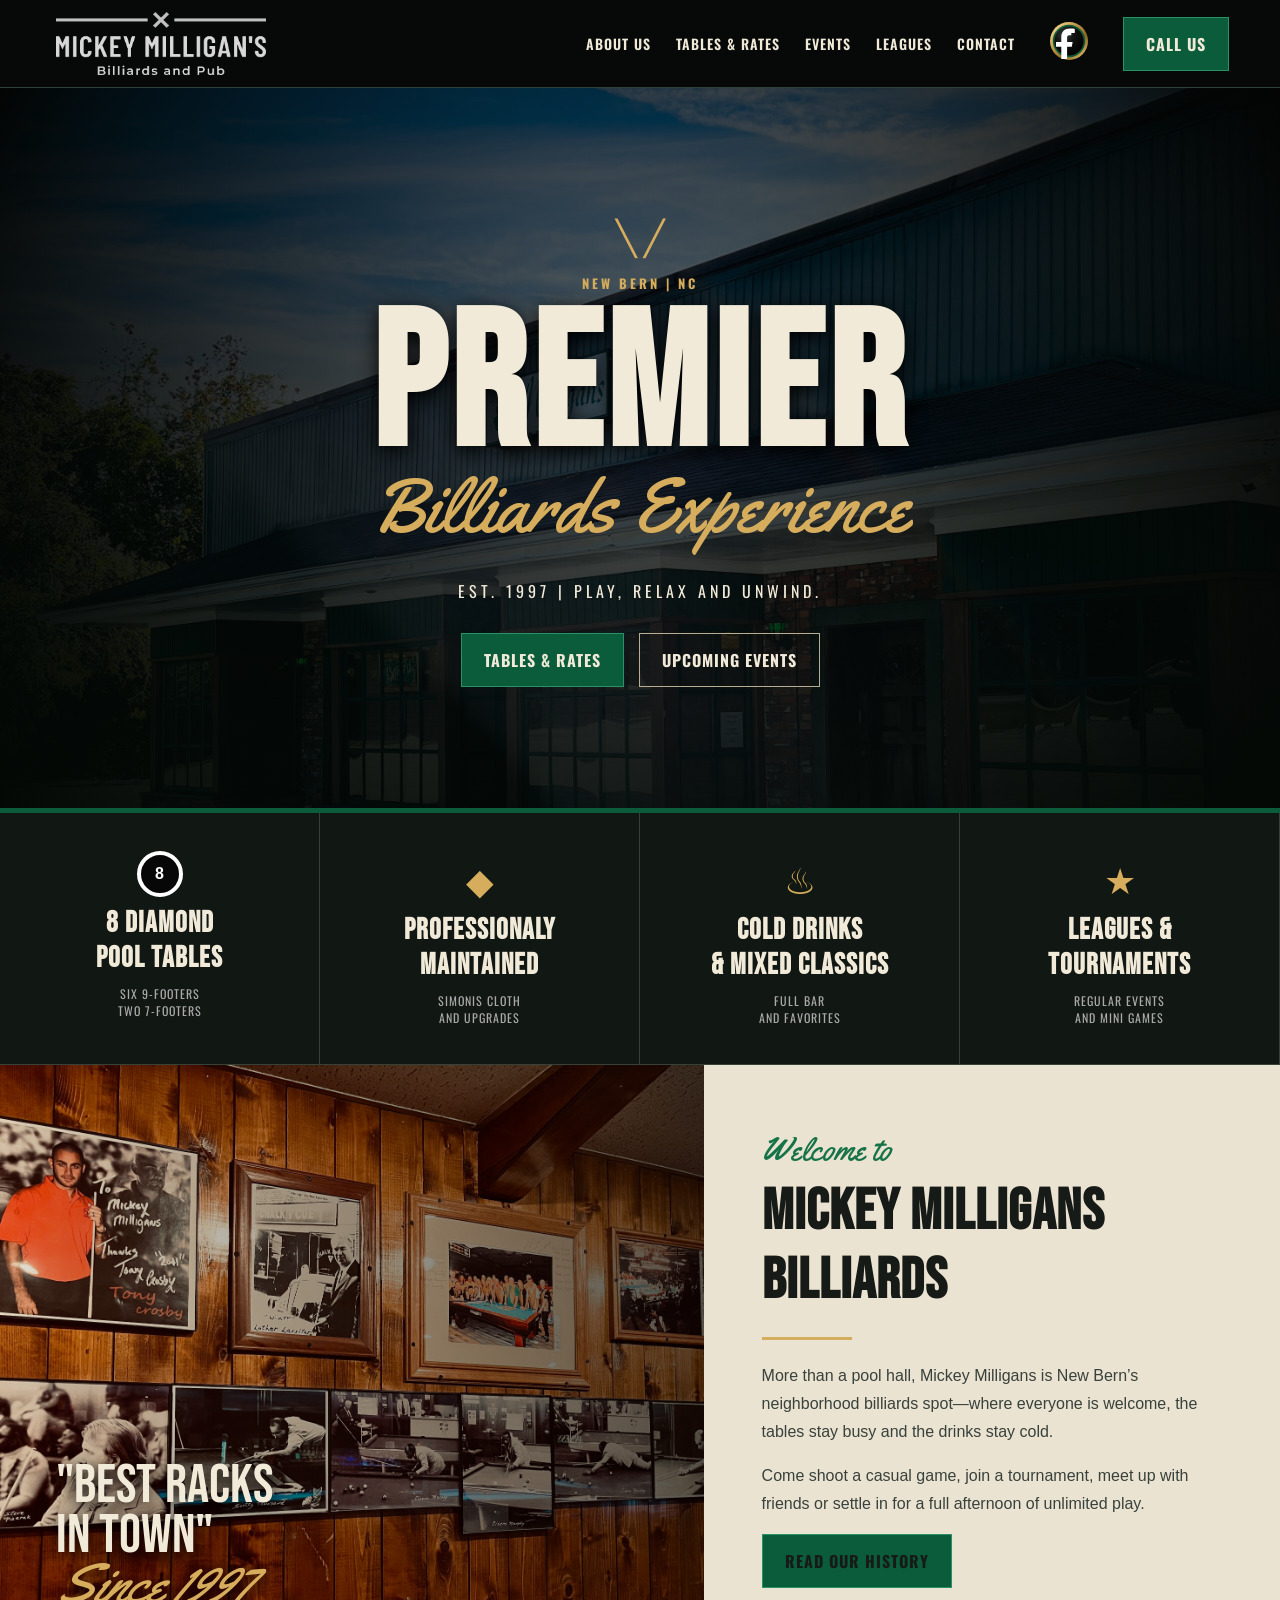
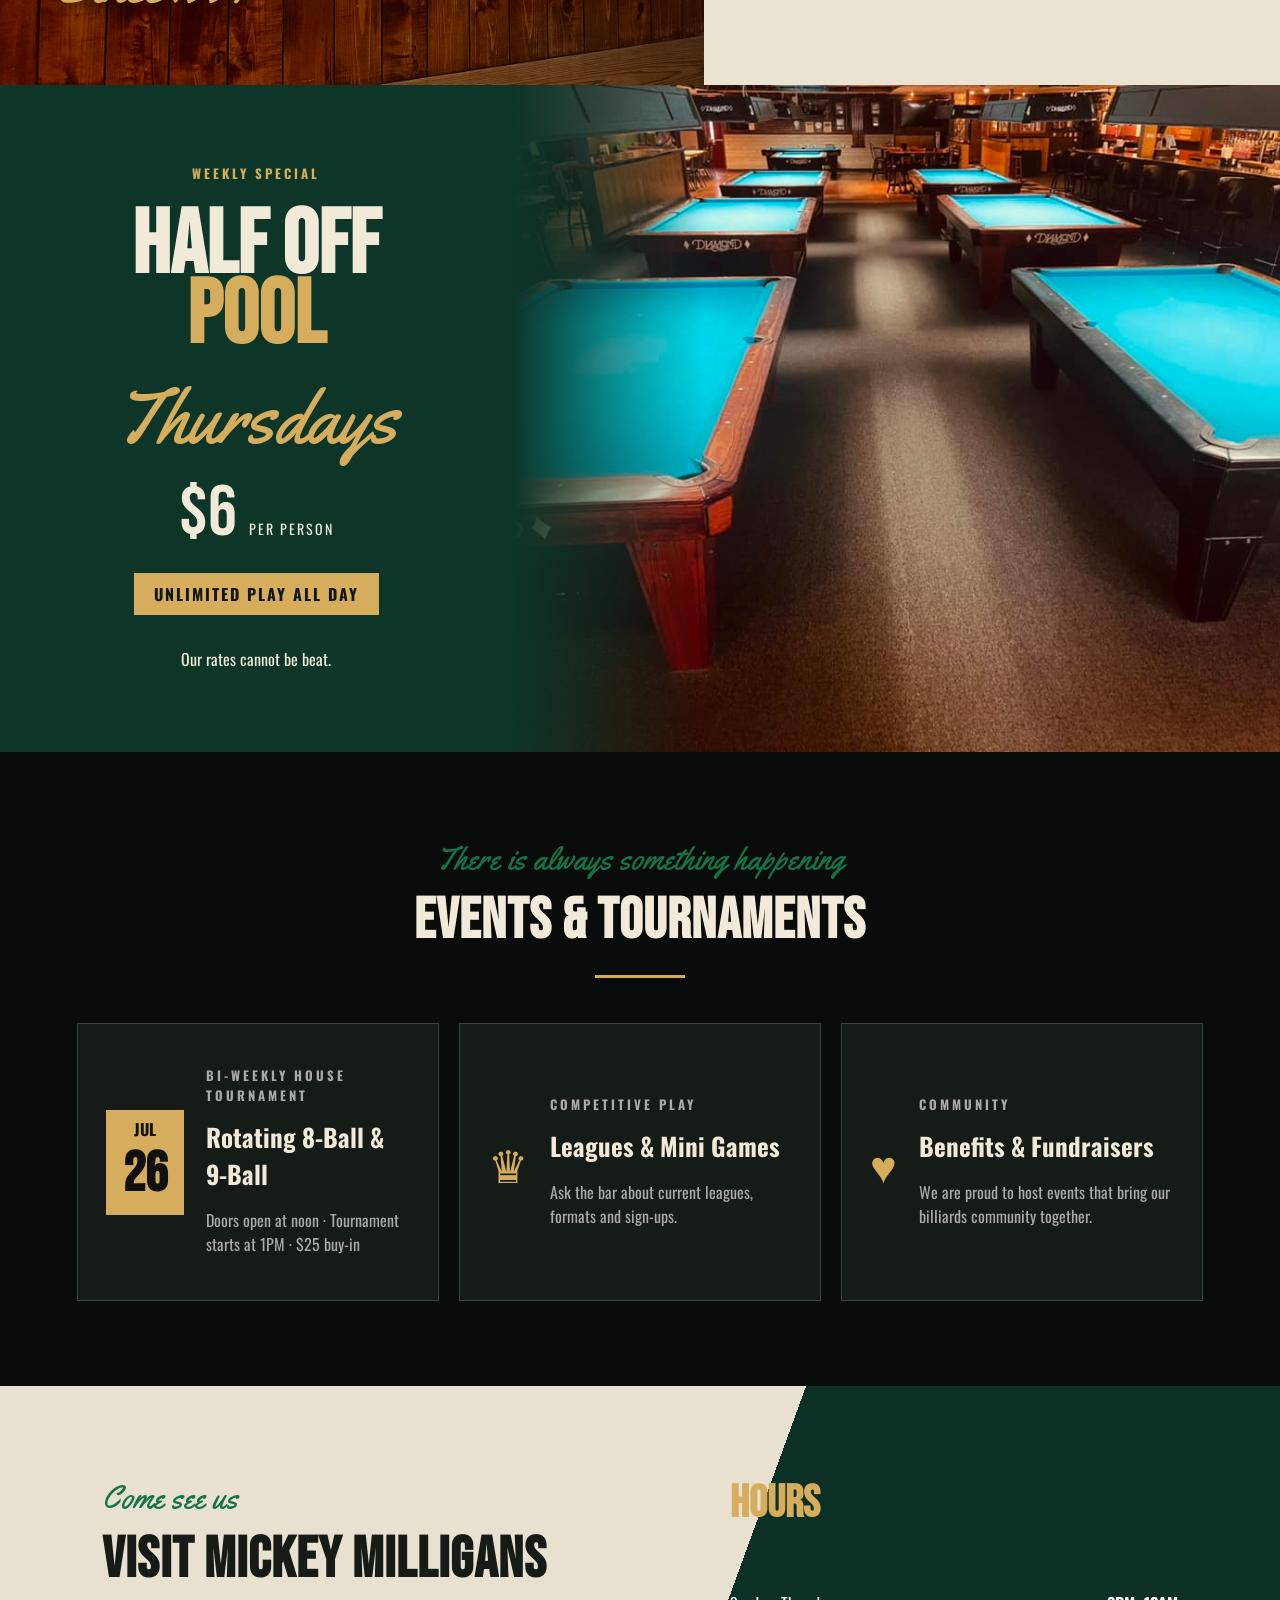
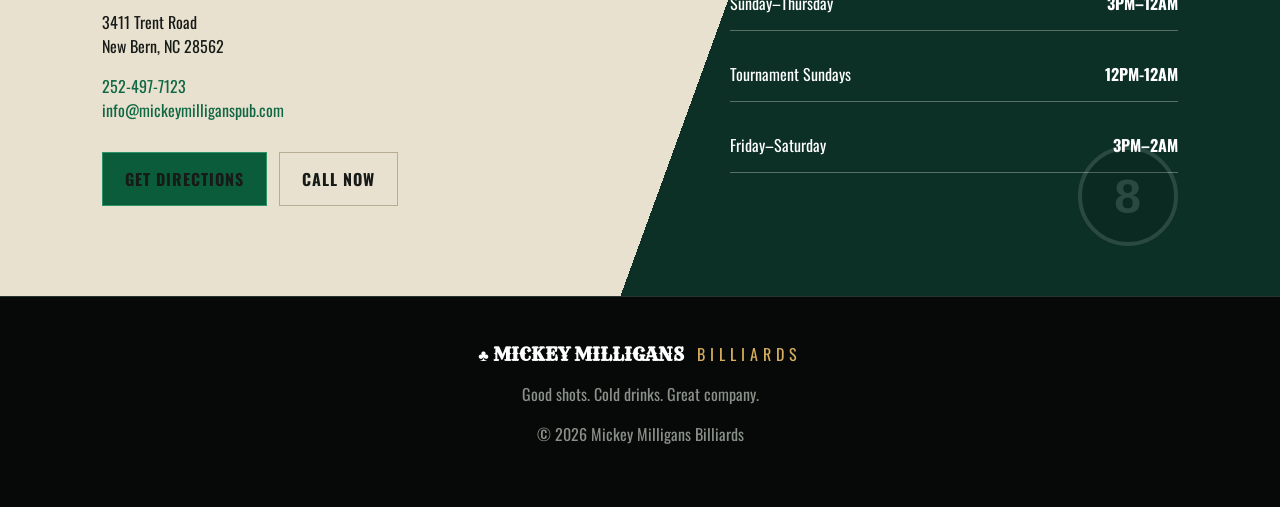
<file: index.html>
<!doctype html>
<html lang="en">
<head>
  <link rel="icon" href="assets/favicon.ico" sizes="any">
<link rel="icon" type="image/png" sizes="32x32" href="assets/favicon-32x32.png">
<link rel="icon" type="image/png" sizes="16x16" href="assets/favicon-16x16.png">
<link rel="icon" type="image/png" sizes="48x48" href="assets/favicon-48x48.png">
<link rel="apple-touch-icon" sizes="180x180" href="assets/apple-touch-icon.png">
<link rel="manifest" href="site.webmanifest">
<link rel="mask-icon" href="assets/safari-pinned-tab.svg" color="#0b5c3b">
<meta name="msapplication-TileColor" content="#0c0c0c">
<meta name="theme-color" content="#0b5c3b">
  <meta charset="utf-8">
  <meta name="viewport" content="width=device-width,initial-scale=1">
  <meta name="description" content="Mickey Milligans Billiards in New Bern, NC — 8 Diamond pool tables, cold drinks, tournaments and good times.">
  <title>Mickey Milligans Billiards | New Bern, NC</title>
  <link rel="preconnect" href="https://fonts.googleapis.com">
  <link rel="preconnect" href="https://fonts.gstatic.com" crossorigin>
  <link href="https://fonts.googleapis.com/css2?family=Bebas+Neue&family=Oswald:wght@400;500;600;700&family=Rye&family=Yellowtail&display=swap" rel="stylesheet">
  <link rel="stylesheet" href="css/styles.css">
  <link rel="stylesheet" href="css/promo-popup.css">
</head>
<body>
<site-header></site-header>

<main id="home">
<section class="hero">
  <div class="hero-photo"></div>
  <div class="hero-shade"></div>
  <div class="hero-content">
    <div class="crossed-cues">╲ ╱</div>
    <p class="eyebrow">NEW BERN | NC</p>
    <h1>Premier</h1>
    <p class="script">Billiards Experience</p>
    <p class="tagline">Est. 1997 | Play, Relax and Unwind.</p>
    <div class="hero-actions">
      <a class="btn" href="tables-rates.html">Tables & Rates</a>
      <a class="btn ghost" href="events.html">Upcoming Events</a>
    </div>
  </div>
</section>

<section class="feature-strip" id="tables">
  <article><span class="ball">8</span><h2>8 Diamond<br>Pool Tables</h2><p>Six 9-footers<br>Two 7-footers</p></article>
  <article><span class="icon">◆</span><h2>Professionaly<br>Maintained</h2><p>Simonis cloth<br>and upgrades</p></article>
  <article><span class="icon">♨</span><h2>Cold Drinks<br>& Mixed Classics</h2><p>Full bar<br>and favorites</p></article>
  <article><span class="icon">★</span><h2>Leagues &amp;<br>Tournaments</h2><p>Regular events<br>and mini games</p></article>
</section>

<section class="split-section" id="about">
  <div class="photo-card about-photo"><div class="photo-label">"BEST RACKS<br>IN TOWN"<br><em>Since 1997</em></div></div>
  <div class="copy-card">
    <p class="section-kicker">Welcome to</p>
    <h2>Mickey Milligans Billiards</h2>
    <div class="rule"></div>
    <p>More than a pool hall, Mickey Milligans is New Bern’s neighborhood billiards spot—where everyone is welcome, the tables stay busy and the drinks stay cold.</p>
    <p>Come shoot a casual game, join a tournament, meet up with friends or settle in for a full afternoon of unlimited play.</p>
    <a class="btn" href="about.html">Read Our History</a>
  </div>
</section>

<section class="specials" id="specials">
  <div class="special-copy">
    <p class="eyebrow">WEEKLY SPECIAL</p>
    <h2>HALF OFF<br><span>POOL</span></h2>
    <p class="script">Thursdays</p>
    <div class="price">$6 <small>PER PERSON</small></div>
    <p class="banner">UNLIMITED PLAY ALL DAY</p>
    <p>Our rates cannot be beat.</p>
  </div>
  <div class="special-photo"></div>
</section>

<section class="events section-pad" id="events">
  <div class="section-heading">
    <p class="section-kicker">There is always something happening</p>
    <h2>Events &amp; Tournaments</h2>
    <div class="rule"></div>
  </div>
  <div class="event-grid">
    <article class="event-card current-event">
      <div class="event-date"><span>JUL</span><strong>26</strong></div>
      <div><p class="eyebrow">BI-WEEKLY HOUSE TOURNAMENT</p><h3>Rotating 8-Ball &amp; 9-Ball</h3><p>Doors open at noon · Tournament starts at 1PM · $25 buy-in</p></div>
    </article>
    <article class="event-card"><span class="event-icon">♛</span><div><p class="eyebrow">COMPETITIVE PLAY</p><h3>Leagues &amp; Mini Games</h3><p>Ask the bar about current leagues, formats and sign-ups.</p></div></article>
    <article class="event-card"><span class="event-icon">♥</span><div><p class="eyebrow">COMMUNITY</p><h3>Benefits &amp; Fundraisers</h3><p>We are proud to host events that bring our billiards community together.</p></div></article>
  </div>
</section>

<section class="visit" id="contact">
  <div>
    <p class="section-kicker">Come see us</p><h2>Visit Mickey Milligans</h2>
    <p>3411 Trent Road<br>New Bern, NC 28562</p>
    <p><a href="tel:+12524977123">252-497-7123</a><br><a href="mailto:info@mickeymilliganspub.com">info@mickeymilliganspub.com</a></p>
    <div class="visit-actions"><a class="btn" target="_blank" href="https://maps.apple.com/?daddr=3411 Trent Rd, New Bern, NC 28562">Get Directions</a><a class="btn ghost" href="tel:+12524977123">Call Now</a></div>
  </div>
  <div class="hours">
    <h3>Hours</h3>
    <p><span>Sunday–Thursday</span><b>3PM–12AM</b></p>
    <p><span>Tournament Sundays</span><b>12PM-12AM</b></p>
    <p><span>Friday–Saturday</span><b>3PM–2AM</b></p>
    <div class="eight-ball">8</div>
  </div>
</section>
</main>

<footer><div class="footer-logo">♣ <strong>MICKEY MILLIGANS</strong> <span>BILLIARDS</span></div><p>Good shots. Cold drinks. Great company.</p><p>© 2026 Mickey Milligans Billiards</p></footer>
<mickey-promo-popup
  enabled="true"
  delay-seconds="2"
  flyer="assets/popup-flyers/Ron Memorial Tourny.JPG"
  popup-title="Ron Underwood Memorial Tournament"
  message="Join us to celebrate the life of Ron Underwood with a special tournament. All proceeds will go to Breakthrough T1D, a non-profit organization dedicated to supporting those affected by Type 1 Diabetes. Sign up now to secure your spot!"
  button-text="View Events"
  button-link="events.html"
  show-once="true"
  show-dismiss-option="true"
  storage-key="mm-house-tournament-popup">
</mickey-promo-popup>
<script src="components/site-header.js"></script>
<script src="js/script.js"></script>
<script src="js/promo-popup.js"></script>
</body>
</html>
</file>
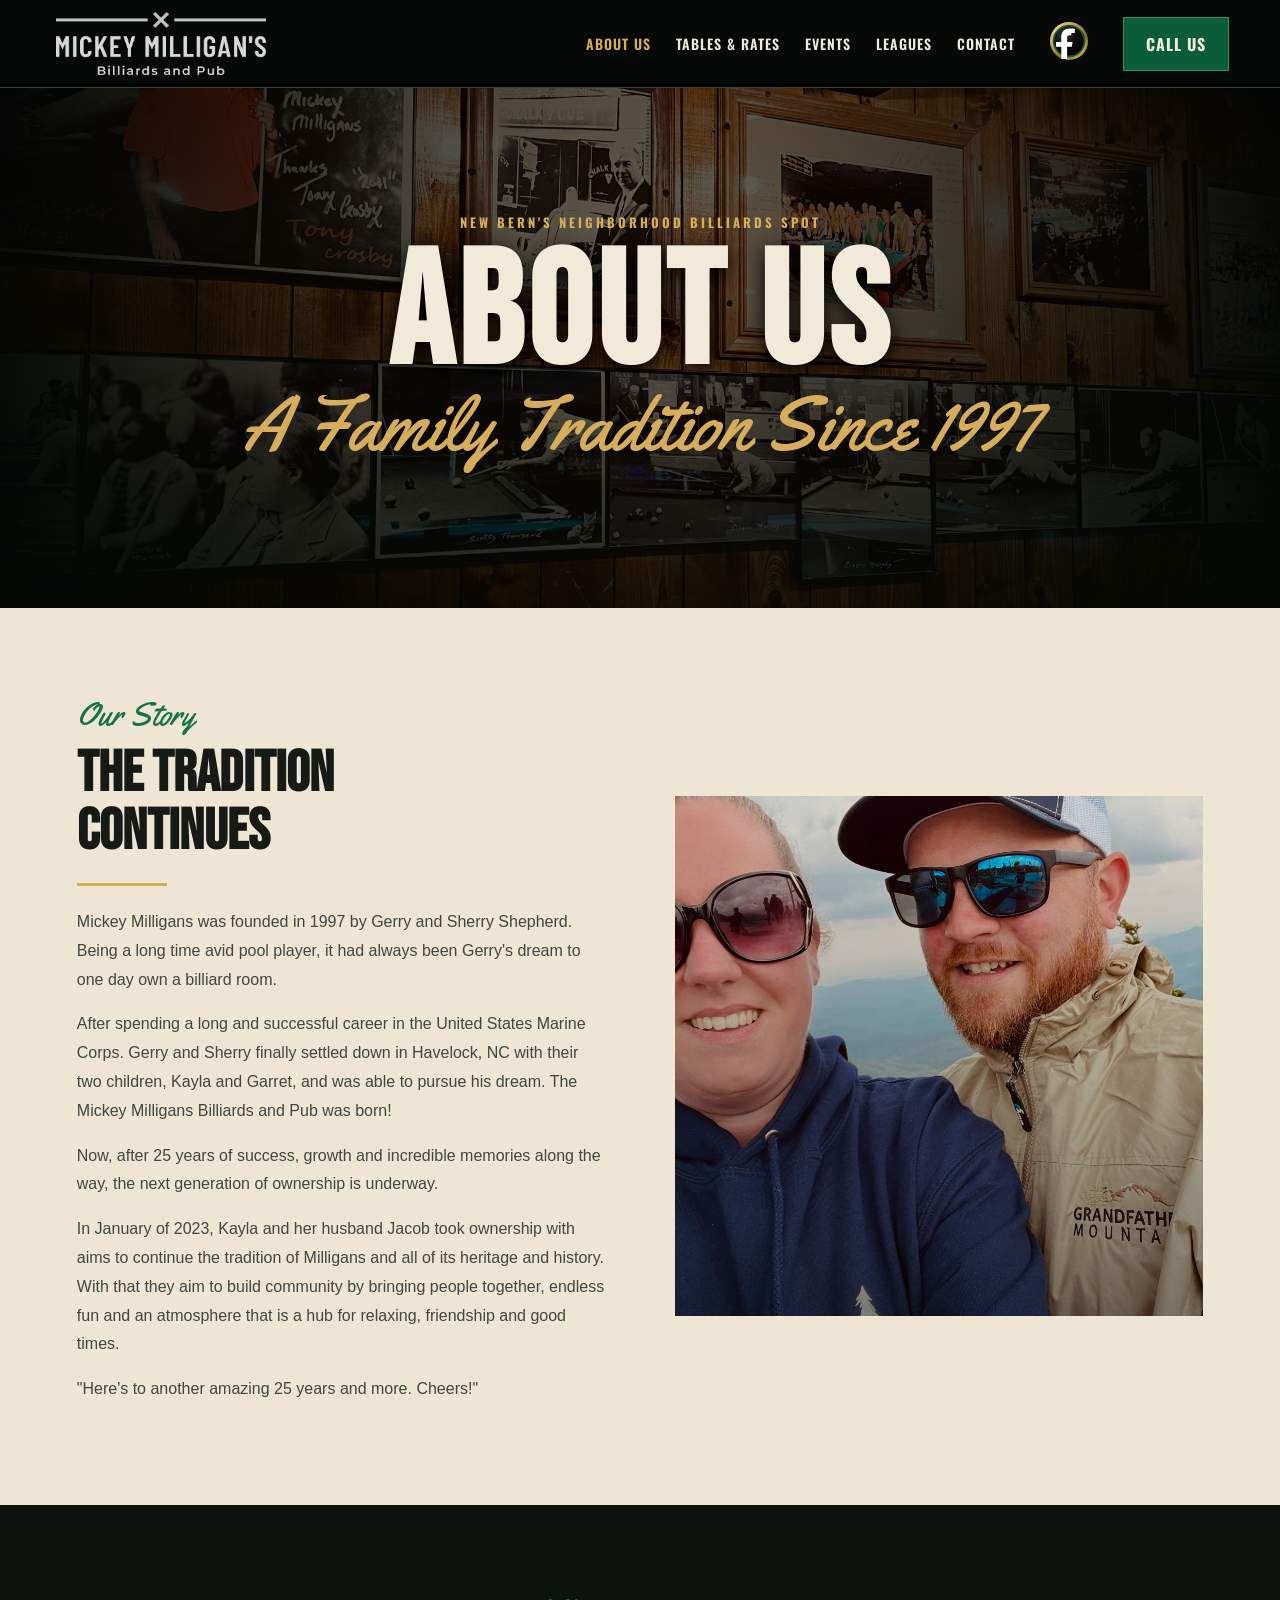
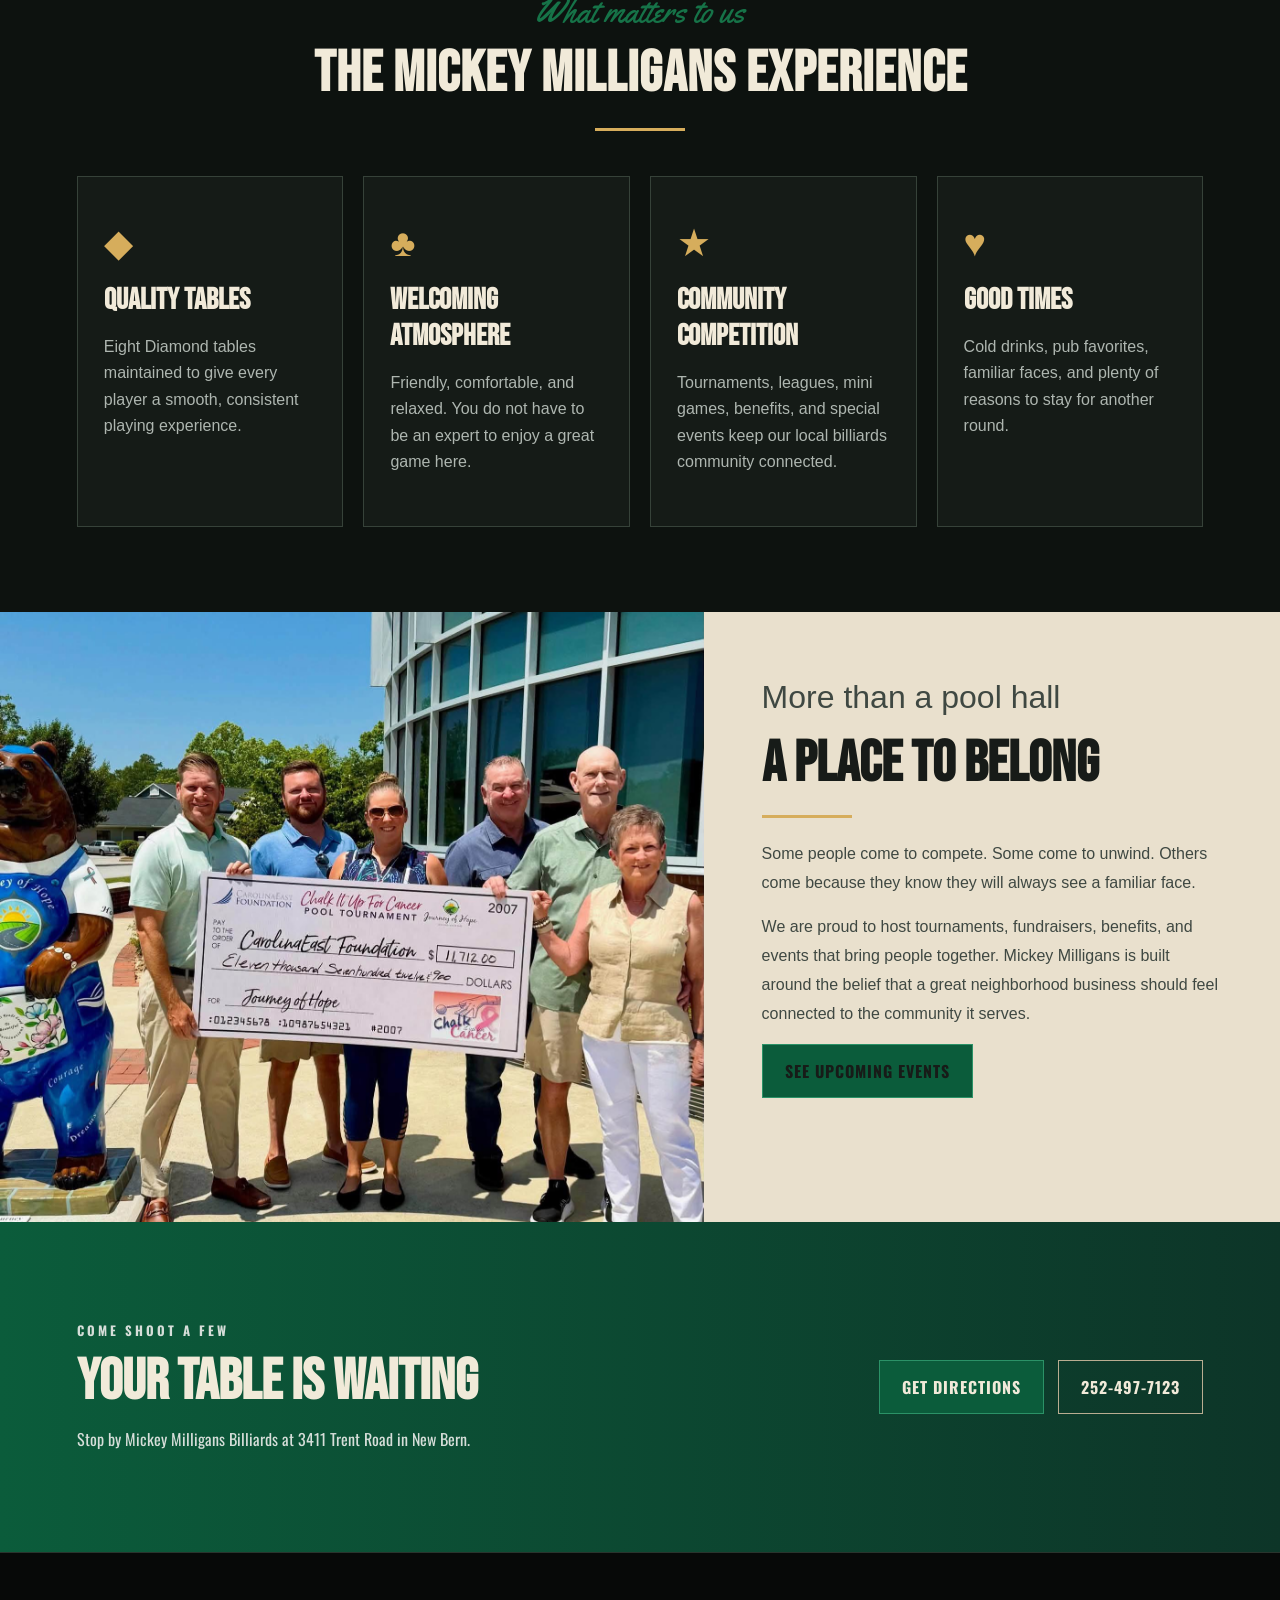
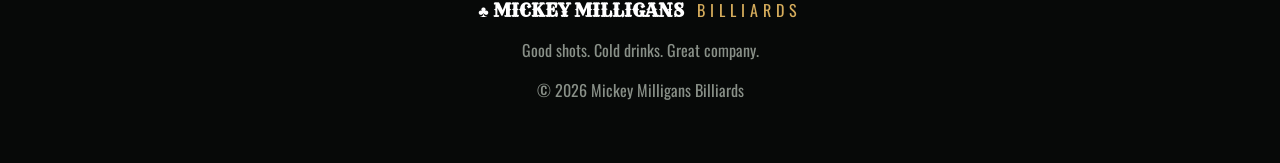
<file: about.html>
<!doctype html>
<html lang="en">
<head>
  <link rel="icon" href="assets/favicon.ico" sizes="any">
<link rel="icon" type="image/png" sizes="32x32" href="assets/favicon-32x32.png">
<link rel="icon" type="image/png" sizes="16x16" href="assets/favicon-16x16.png">
<link rel="icon" type="image/png" sizes="48x48" href="assets/favicon-48x48.png">
<link rel="apple-touch-icon" sizes="180x180" href="assets/apple-touch-icon.png">
<link rel="manifest" href="site.webmanifest">
<link rel="mask-icon" href="assets/safari-pinned-tab.svg" color="#0b5c3b">
<meta name="msapplication-TileColor" content="#0c0c0c">
<meta name="theme-color" content="#0b5c3b">
  <meta charset="utf-8">
  <meta name="viewport" content="width=device-width,initial-scale=1">
  <meta name="description" content="Learn about Mickey Milligans Billiards in New Bern, North Carolina.">
  <title>About Us | Mickey Milligans Billiards</title>
  <link rel="preconnect" href="https://fonts.googleapis.com">
  <link rel="preconnect" href="https://fonts.gstatic.com" crossorigin>
  <link href="https://fonts.googleapis.com/css2?family=Bebas+Neue&family=Oswald:wght@400;500;600;700&family=Rye&family=Yellowtail&display=swap" rel="stylesheet">
  <link rel="stylesheet" href="css/styles.css">
</head>
<body>
<site-header></site-header>

<main>
<section class="about-page-hero">
  <div class="about-page-image"></div>
  <div class="hero-shade"></div>
  <div class="about-page-title">
    <p class="eyebrow">NEW BERN'S NEIGHBORHOOD BILLIARDS SPOT</p>
    <h1>ABOUT US</h1>
    <p class="script">A Family Tradition Since 1997</p>
  </div>
</section>

<section class="about-story section-pad">
  <div class="story-copy">
    <p class="section-kicker">Our Story</p>
    <h2>The Tradition<br>Continues</h2>
    <div class="rule"></div>
    <p>Mickey Milligans was founded in 1997 by Gerry and Sherry Shepherd. Being a long time avid pool player, it had always been Gerry's dream to one day own a billiard room.</p>
    <p>After spending a long and successful career in the United States Marine Corps. Gerry and Sherry finally settled down in Havelock, NC with their two children, Kayla and Garret, and was able to pursue his dream. The Mickey Milligans Billiards and Pub was born!</p>
    <p>Now, after 25 years of success, growth and incredible memories along the way, the next generation of ownership is underway.</p>
    <p>In January of 2023, Kayla and her husband Jacob took ownership with aims to continue the tradition of Milligans and all of its heritage and history. With that they aim to build community by bringing people together, endless fun and an atmosphere that is a hub for relaxing, friendship and good times.</p>
    <p>"Here's to another amazing 25 years and more. Cheers!"</p>
  </div>
  <div class="story-image">
  </div>
</section>

<section class="values-section section-pad">
  <div class="section-heading">
    <p class="section-kicker">What matters to us</p>
    <h2>The Mickey Milligans Experience</h2>
    <div class="rule"></div>
  </div>
  <div class="values-grid">
    <article><span class="value-icon">◆</span><h3>Quality Tables</h3><p>Eight Diamond tables maintained to give every player a smooth, consistent playing experience.</p></article>
    <article><span class="value-icon">♣</span><h3>Welcoming Atmosphere</h3><p>Friendly, comfortable, and relaxed. You do not have to be an expert to enjoy a great game here.</p></article>
    <article><span class="value-icon">★</span><h3>Community Competition</h3><p>Tournaments, leagues, mini games, benefits, and special events keep our local billiards community connected.</p></article>
    <article><span class="value-icon">♥</span><h3>Good Times</h3><p>Cold drinks, pub favorites, familiar faces, and plenty of reasons to stay for another round.</p></article>
  </div>
</section>

<section class="community-band">
  <div class="community-photo"></div>
  <div class="community-copy">
    <p class="section-kicker">More than a pool hall</p>
    <h2>A Place to Belong</h2>
    <div class="rule"></div>
    <p>Some people come to compete. Some come to unwind. Others come because they know they will always see a familiar face.</p>
    <p>We are proud to host tournaments, fundraisers, benefits, and events that bring people together. Mickey Milligans is built around the belief that a great neighborhood business should feel connected to the community it serves.</p>
    <a class="btn" href="events.html">See Upcoming Events</a>
  </div>
</section>

<section class="about-cta section-pad">
  <div>
    <p class="eyebrow">COME SHOOT A FEW</p>
    <h2>Your Table Is Waiting</h2>
    <p>Stop by Mickey Milligans Billiards at 3411 Trent Road in New Bern.</p>
  </div>
  <div class="about-cta-actions">
    <a class="btn" target="_blank" href="https://www.google.com/maps/search/?api=1&query=3411+Trent+Road+New+Bern+NC+28562">Get Directions</a>
    <a class="btn ghost" href="tel:+12524977123">252-497-7123</a>
  </div>
</section>
</main>

<footer>
  <div class="footer-logo">♣ <strong>MICKEY MILLIGANS</strong> <span>BILLIARDS</span></div>
  <p>Good shots. Cold drinks. Great company.</p>
  <p>© 2026 Mickey Milligans Billiards</p>
</footer>
<script src="components/site-header.js"></script>
<script src="js/script.js"></script>
</body>
</html>
</file>
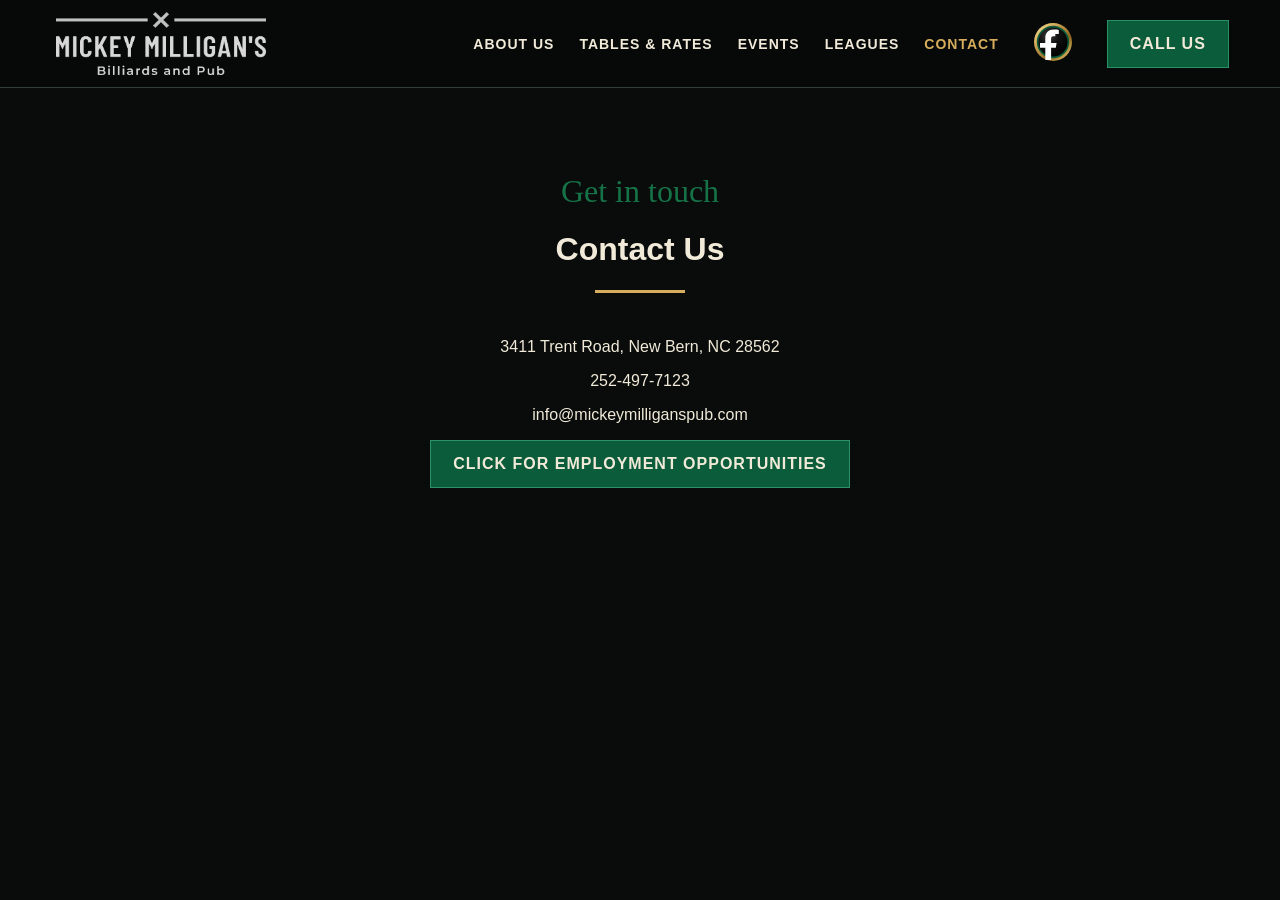
<file: contact.html>
<!doctype html>
<html lang="en">
<head>
  <link rel="icon" href="assets/favicon.ico" sizes="any">
<link rel="icon" type="image/png" sizes="32x32" href="assets/favicon-32x32.png">
<link rel="icon" type="image/png" sizes="16x16" href="assets/favicon-16x16.png">
<link rel="icon" type="image/png" sizes="48x48" href="assets/favicon-48x48.png">
<link rel="apple-touch-icon" sizes="180x180" href="assets/apple-touch-icon.png">
<link rel="manifest" href="site.webmanifest">
<link rel="mask-icon" href="assets/safari-pinned-tab.svg" color="#0b5c3b">
<meta name="msapplication-TileColor" content="#0c0c0c">
<meta name="theme-color" content="#0b5c3b">
  <meta charset="utf-8">
  <meta name="viewport" content="width=device-width,initial-scale=1">
  <title>Contact | Mickey Milligans Billiards</title>
  <link rel="stylesheet" href="css/styles.css">
</head>
<body>
<site-header></site-header>
<main class="section-pad">
  <div class="section-heading">
    <p class="section-kicker">Get in touch</p>
    <h1>Contact Us</h1>
    <div class="rule"></div>
  </div>
  <div style="max-width:700px;margin:auto;text-align:center;">
    <p><a href="https://maps.apple.com/?daddr=3411 Trent Rd, New Bern, NC 28562">3411 Trent Road, New Bern, NC 28562</a></p>
    <p><a href="tel:+12524977123">252-497-7123</a></p>
    <p><a href="mailto:info@mickeymilliganspub.com">info@mickeymilliganspub.com</a></p>
    <a class="btn" href="https://docs.google.com/forms/d/e/1FAIpQLSfqhPTLy5c8n8xYAy1YXMdMXq5qx7y5rSov4Y8kSPxm6ywL0w/viewform?usp=publish-editor">Click for Employment Opportunities</a>
  </div>
</main>
<script src="components/site-header.js"></script>
<script src="js/script.js"></script>
</body>
</html>
</file>
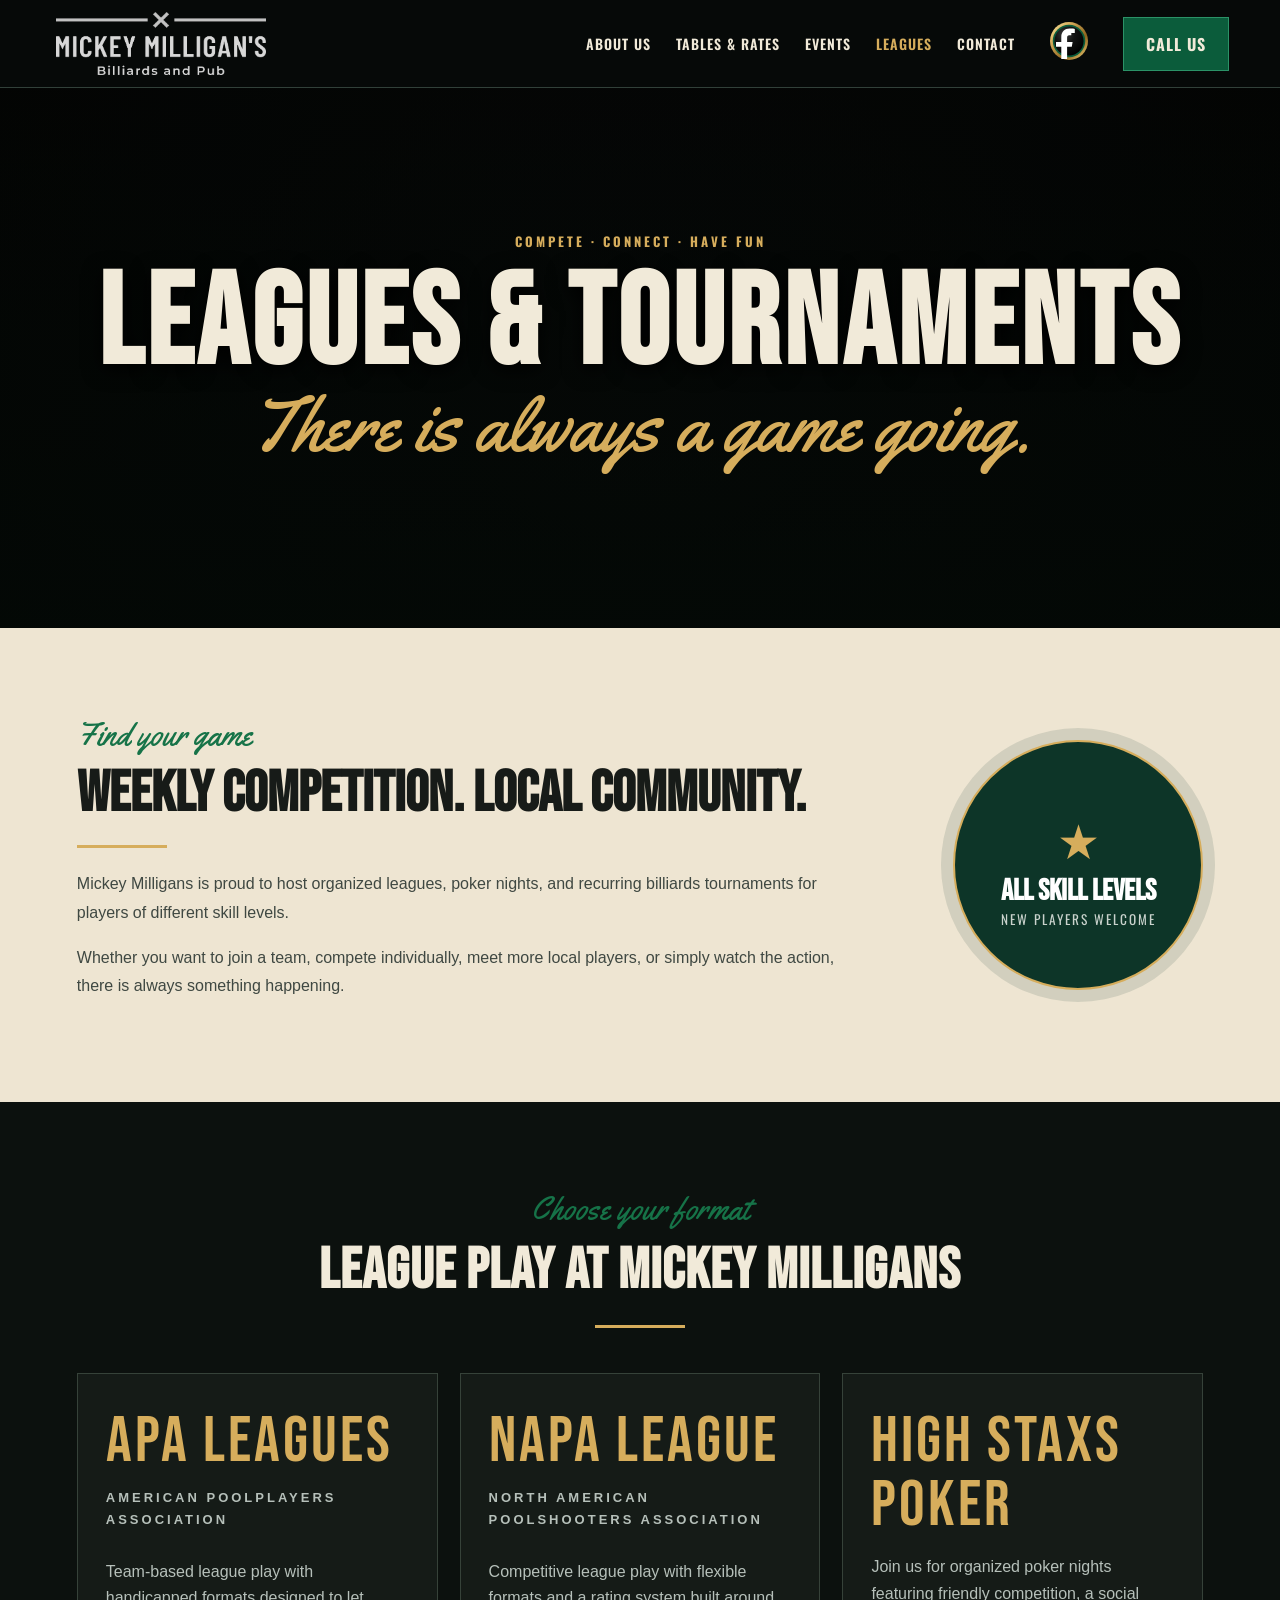
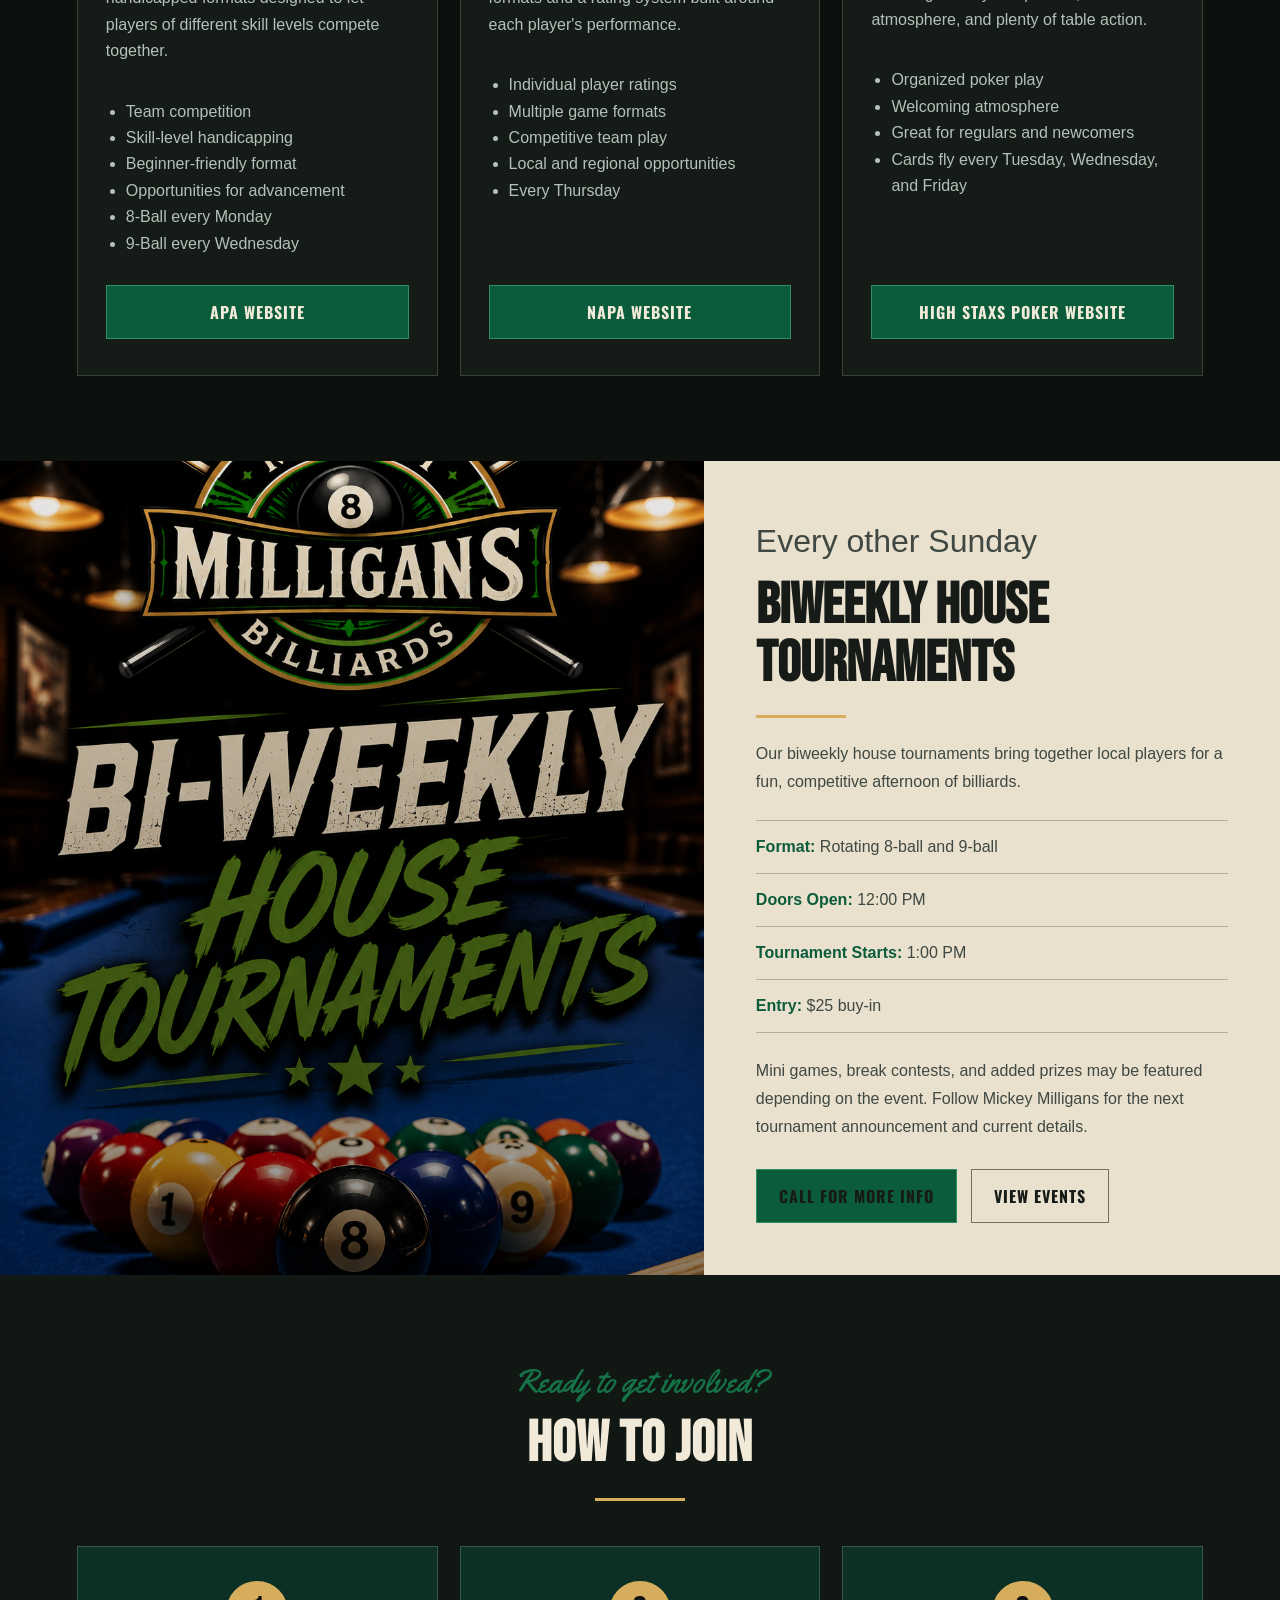
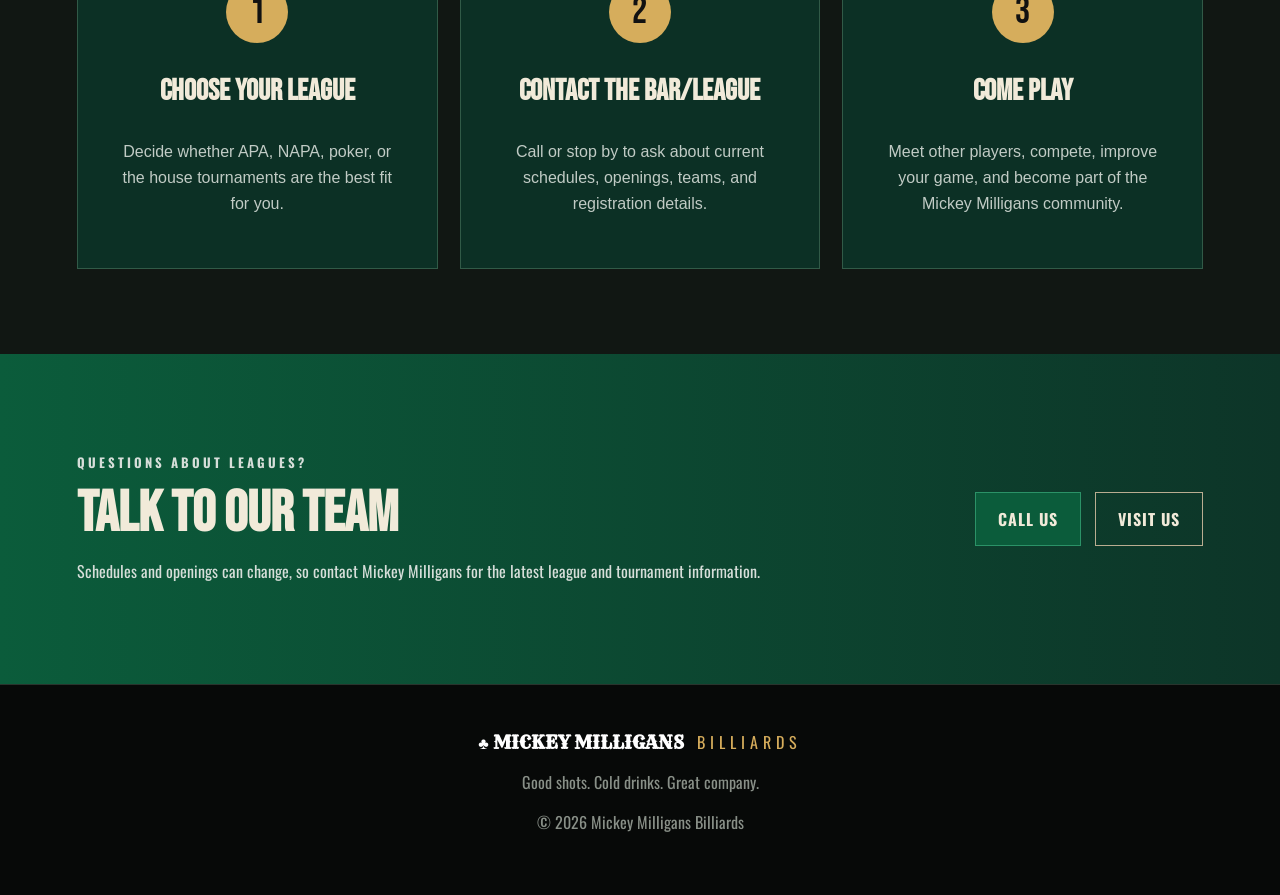
<file: leagues.html>
<!doctype html>
<html lang="en">
<head>
  <link rel="icon" href="assets/favicon.ico" sizes="any">
<link rel="icon" type="image/png" sizes="32x32" href="assets/favicon-32x32.png">
<link rel="icon" type="image/png" sizes="16x16" href="assets/favicon-16x16.png">
<link rel="icon" type="image/png" sizes="48x48" href="assets/favicon-48x48.png">
<link rel="apple-touch-icon" sizes="180x180" href="assets/apple-touch-icon.png">
<link rel="manifest" href="site.webmanifest">
<link rel="mask-icon" href="assets/safari-pinned-tab.svg" color="#0b5c3b">
<meta name="msapplication-TileColor" content="#0c0c0c">
<meta name="theme-color" content="#0b5c3b">
  <meta charset="utf-8">
  <meta name="viewport" content="width=device-width,initial-scale=1">
  <meta name="description" content="APA, NAPA, High Stacks Poker, and biweekly billiards tournaments at Mickey Milligans Billiards in New Bern, NC.">
  <title>Leagues & Tournaments | Mickey Milligans Billiards</title>
  <link rel="preconnect" href="https://fonts.googleapis.com">
  <link rel="preconnect" href="https://fonts.gstatic.com" crossorigin>
  <link href="https://fonts.googleapis.com/css2?family=Bebas+Neue&family=Oswald:wght@400;500;600;700&family=Rye&family=Yellowtail&display=swap" rel="stylesheet">
  <link rel="stylesheet" href="css/styles.css">
</head>
<body>
<site-header></site-header>

<main>
<section class="league-hero">
  <div class="league-hero-image"></div>
  <div class="hero-shade"></div>
  <div class="league-hero-content">
    <p class="eyebrow">COMPETE · CONNECT · HAVE FUN</p>
    <h1>LEAGUES & TOURNAMENTS</h1>
    <p class="script">There is always a game going.</p>
  </div>
</section>

<section class="league-intro section-pad">
  <div>
    <p class="section-kicker">Find your game</p>
    <h2>Weekly Competition. Local Community.</h2>
    <div class="rule"></div>
    <p>Mickey Milligans is proud to host organized leagues, poker nights, and recurring billiards tournaments for players of different skill levels.</p>
    <p>Whether you want to join a team, compete individually, meet more local players, or simply watch the action, there is always something happening.</p>
  </div>
  <div class="league-intro-badge">
    <span>★</span>
    <strong>ALL SKILL LEVELS</strong>
    <small>New players welcome</small>
  </div>
</section>

<section class="league-options section-pad">
  <div class="section-heading">
    <p class="section-kicker">Choose your format</p>
    <h2>League Play at Mickey Milligans</h2>
    <div class="rule"></div>
  </div>

  <div class="league-grid">
    <article class="league-card apa-card">
      <div class="league-mark">APA LEAGUES</div>
      <p class="eyebrow">AMERICAN POOLPLAYERS ASSOCIATION</p>
      <p>Team-based league play with handicapped formats designed to let players of different skill levels compete together.</p>
      <ul>
        <li>Team competition</li>
        <li>Skill-level handicapping</li>
        <li>Beginner-friendly format</li>
        <li>Opportunities for advancement</li>
        <li>8-Ball every Monday</li>
        <li>9-Ball every Wednesday</li>
      </ul>
      <a class="btn" href="https://poolplayers.com/">APA Website</a>
    </article>

    <article class="league-card napa-card">
      <div class="league-mark">NAPA LEAGUE</div>
      <p class="eyebrow">NORTH AMERICAN POOLSHOOTERS ASSOCIATION</p>
      <p>Competitive league play with flexible formats and a rating system built around each player's performance.</p>
      <ul>
        <li>Individual player ratings</li>
        <li>Multiple game formats</li>
        <li>Competitive team play</li>
        <li>Local and regional opportunities</li>
        <li>Every Thursday</li>
      </ul>
      <a class="btn" href="https://poolshooters.com/">NAPA Website</a>
    </article>

    <article class="league-card poker-card">
      <div class="league-mark">HIGH STAXS POKER</div>
      <p>Join us for organized poker nights featuring friendly competition, a social atmosphere, and plenty of table action.</p>
      <ul>
        <li>Organized poker play</li>
        <li>Welcoming atmosphere</li>
        <li>Great for regulars and newcomers</li>
        <li>Cards fly every Tuesday, Wednesday, and Friday</li>
      </ul>
      <a class="btn" href="https://www.highstaxpoker.net/">High Staxs Poker Website</a>
    </article>
  </div>
</section>

<section class="biweekly-feature">
  <div class="biweekly-photo"></div>
  <div class="biweekly-copy">
    <p class="section-kicker">Every other Sunday</p>
    <h2>Biweekly House Tournaments</h2>
    <div class="rule"></div>
    <p>Our biweekly house tournaments bring together local players for a fun, competitive afternoon of billiards.</p>
    <div class="tournament-facts">
      <p><strong>Format:</strong> Rotating 8-ball and 9-ball</p>
      <p><strong>Doors Open:</strong> 12:00 PM</p>
      <p><strong>Tournament Starts:</strong> 1:00 PM</p>
      <p><strong>Entry:</strong> $25 buy-in</p>
    </div>
    <p>Mini games, break contests, and added prizes may be featured depending on the event. Follow Mickey Milligans for the next tournament announcement and current details.</p>
    <div class="biweekly-actions">
      <a class="btn" href="tel:+12524977123">Call for More Info</a>
      <a class="btn ghost" href="events.html">View Events</a>
    </div>
  </div>
</section>

<section class="join-section section-pad">
  <div class="section-heading">
    <p class="section-kicker">Ready to get involved?</p>
    <h2>How to Join</h2>
    <div class="rule"></div>
  </div>
  <div class="join-grid">
    <article><span>1</span><h3>Choose Your League</h3><p>Decide whether APA, NAPA, poker, or the house tournaments are the best fit for you.</p></article>
    <article><span>2</span><h3>Contact the Bar/League</h3><p>Call or stop by to ask about current schedules, openings, teams, and registration details.</p></article>
    <article><span>3</span><h3>Come Play</h3><p>Meet other players, compete, improve your game, and become part of the Mickey Milligans community.</p></article>
  </div>
</section>

<section class="league-contact section-pad">
  <div>
    <p class="eyebrow">QUESTIONS ABOUT LEAGUES?</p>
    <h2>Talk to Our Team</h2>
    <p>Schedules and openings can change, so contact Mickey Milligans for the latest league and tournament information.</p>
  </div>
  <div class="about-cta-actions">
    <a class="btn" href="tel:+12524977123">Call Us</a>
    <a class="btn ghost" href="https://maps.apple.com/?daddr=3411 Trent Rd, New Bern, NC 28562">Visit Us</a>
  </div>
</section>
</main>

<footer>
  <div class="footer-logo">♣ <strong>MICKEY MILLIGANS</strong> <span>BILLIARDS</span></div>
  <p>Good shots. Cold drinks. Great company.</p>
  <p>© 2026 Mickey Milligans Billiards</p>
</footer>
<script src="components/site-header.js"></script>
<script src="js/script.js"></script>
</body>
</html>
</file>
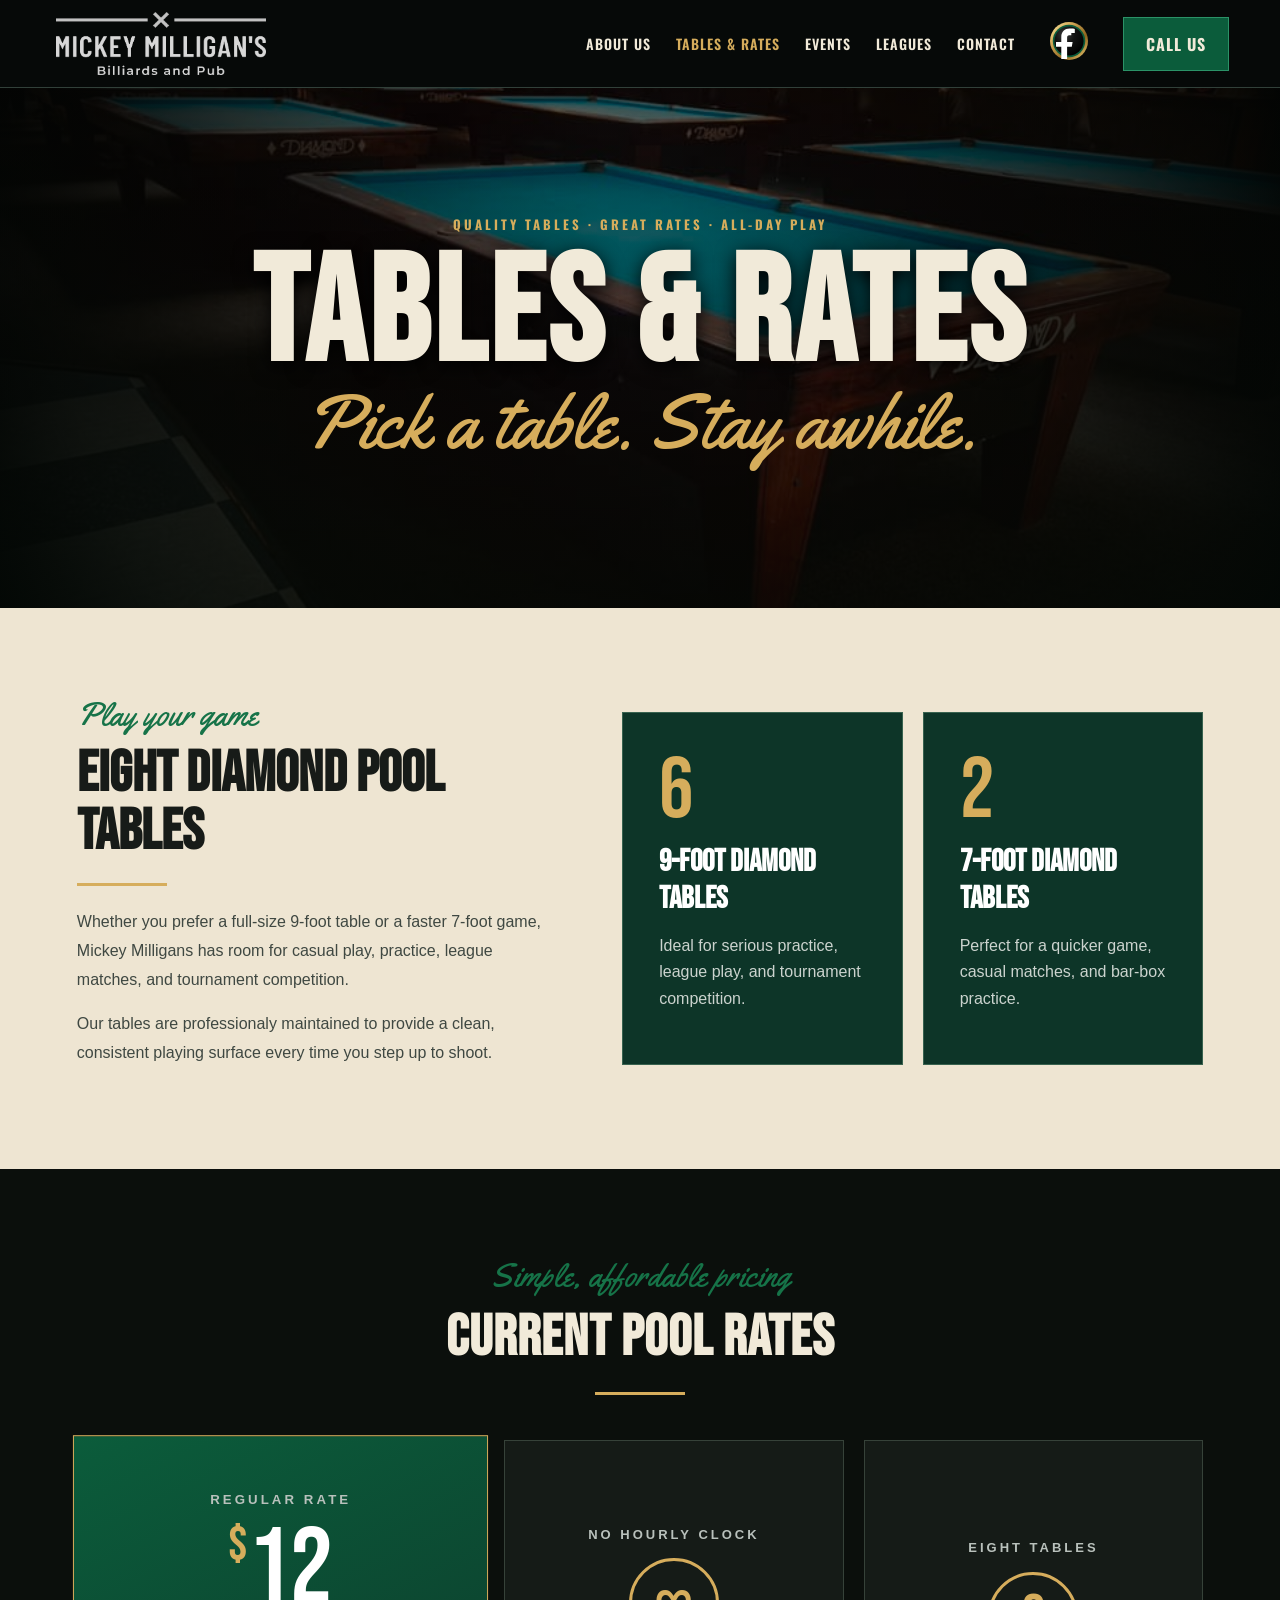
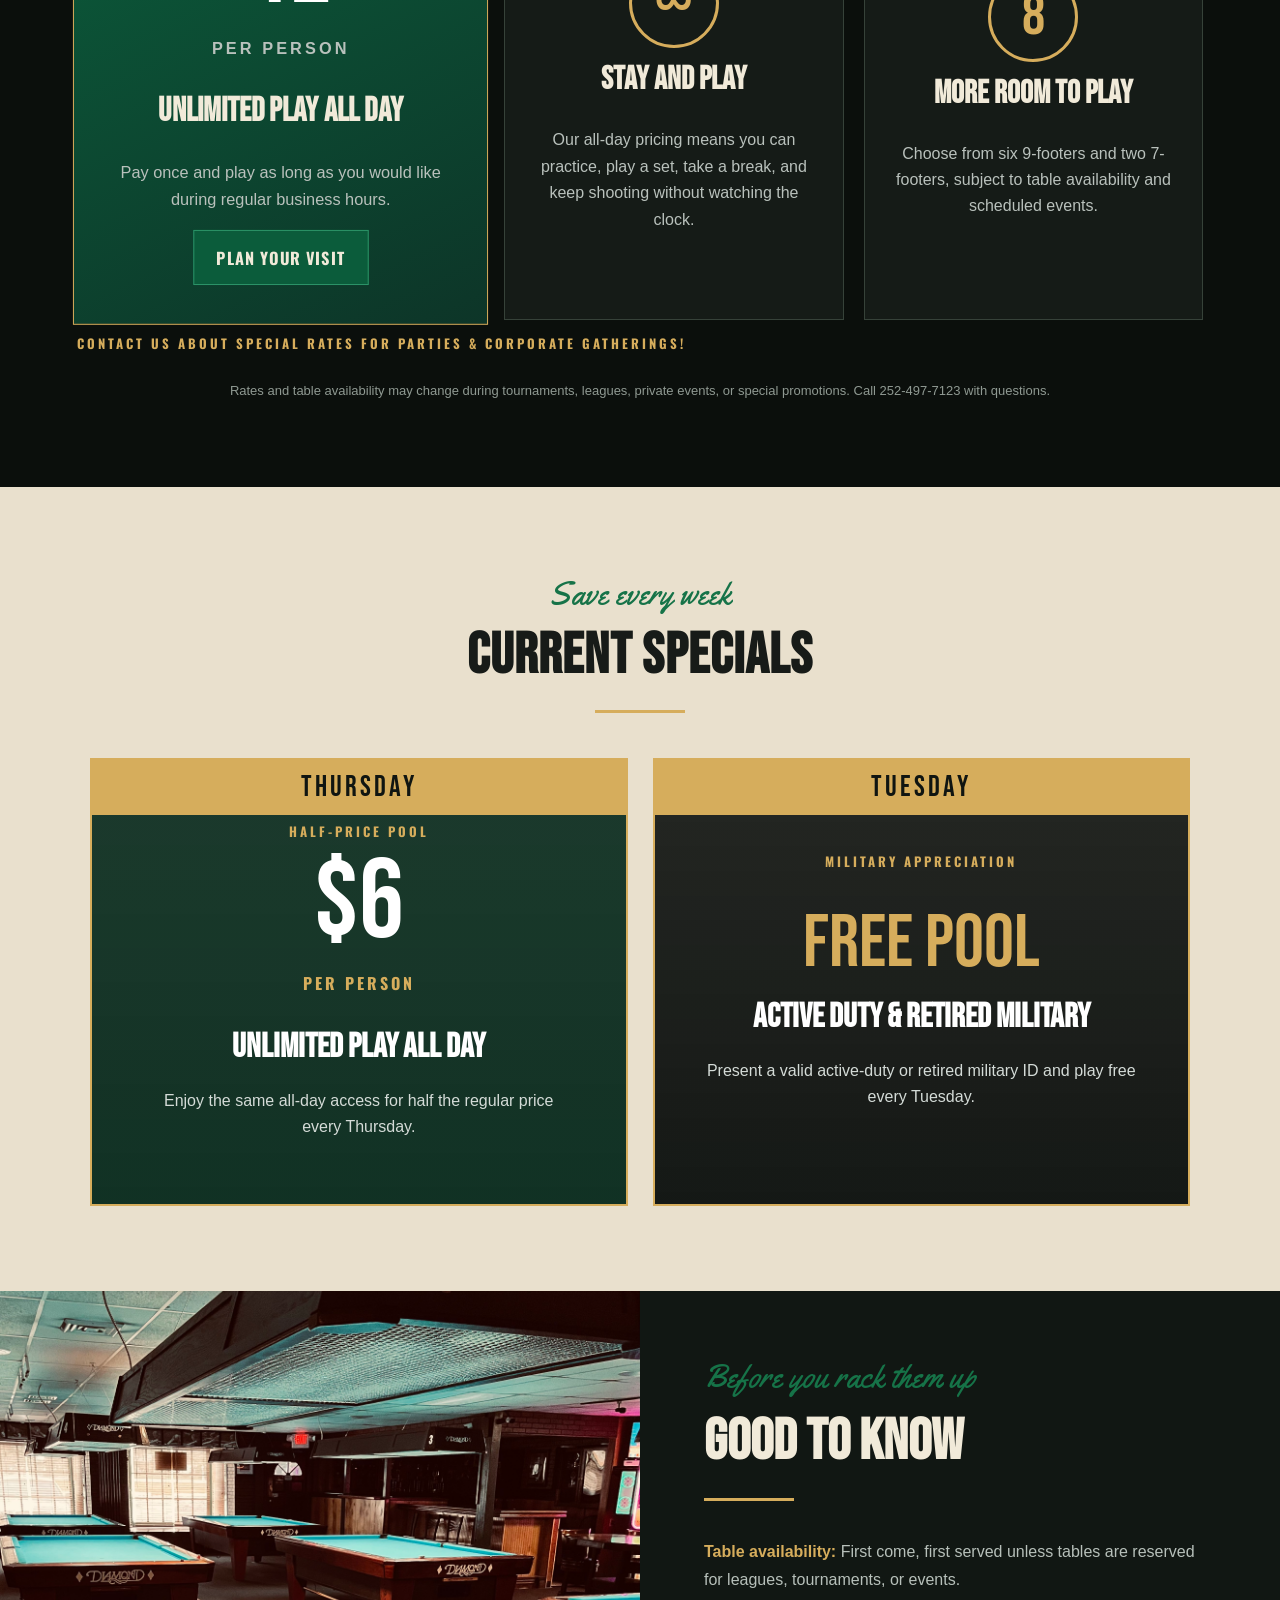
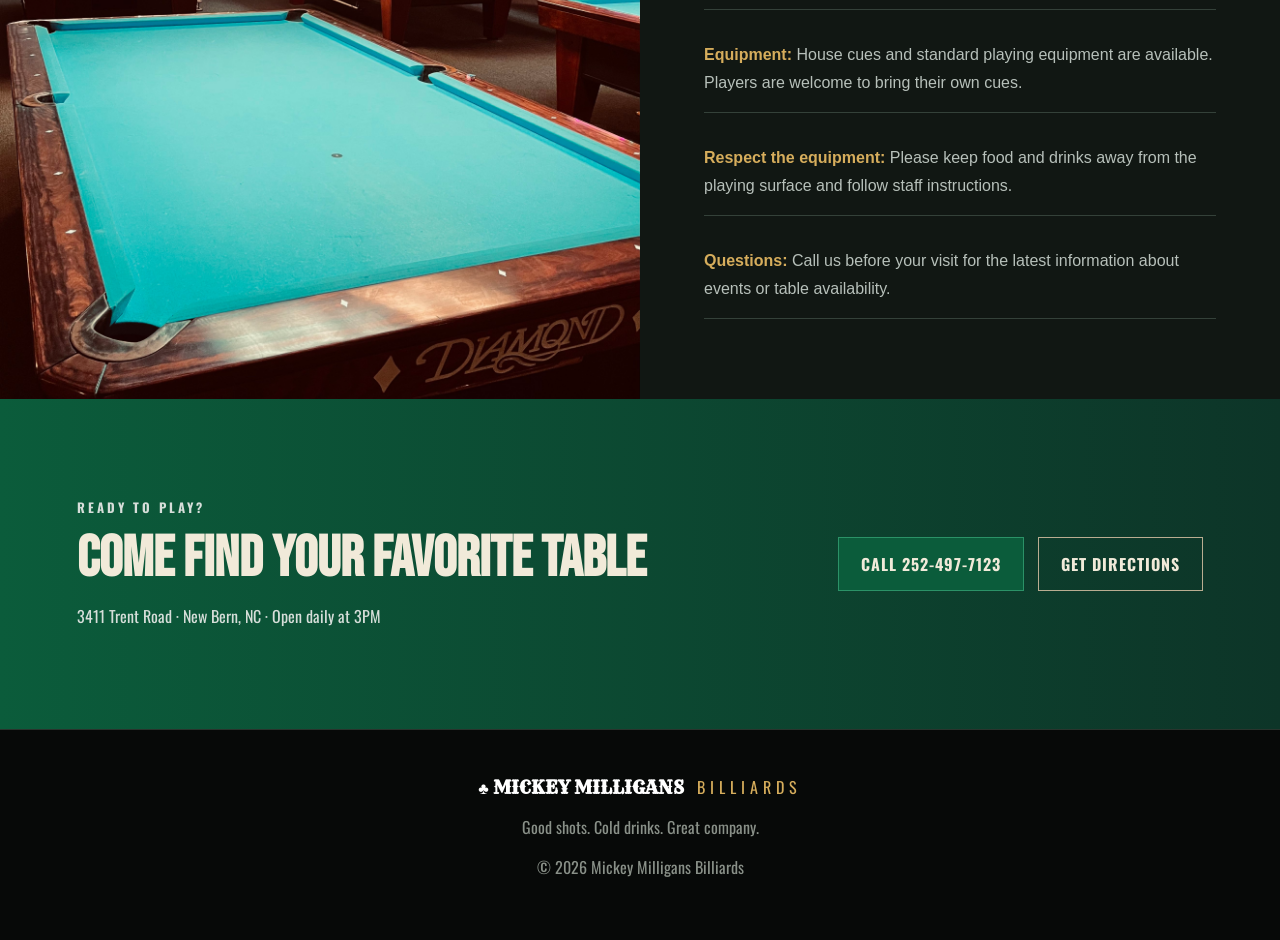
<file: tables-rates.html>
<!doctype html>
<html lang="en">
<head>
  <link rel="icon" href="assets/favicon.ico" sizes="any">
<link rel="icon" type="image/png" sizes="32x32" href="assets/favicon-32x32.png">
<link rel="icon" type="image/png" sizes="16x16" href="assets/favicon-16x16.png">
<link rel="icon" type="image/png" sizes="48x48" href="assets/favicon-48x48.png">
<link rel="apple-touch-icon" sizes="180x180" href="assets/apple-touch-icon.png">
<link rel="manifest" href="site.webmanifest">
<link rel="mask-icon" href="assets/safari-pinned-tab.svg" color="#0b5c3b">
<meta name="msapplication-TileColor" content="#0c0c0c">
<meta name="theme-color" content="#0b5c3b">
  <meta charset="utf-8">
  <meta name="viewport" content="width=device-width,initial-scale=1">
  <meta name="description" content="Pool tables, current rates and weekly specials at Mickey Milligans Billiards in New Bern, NC.">
  <title>Tables, Rates & Specials | Mickey Milligans Billiards</title>
  <link rel="preconnect" href="https://fonts.googleapis.com">
  <link rel="preconnect" href="https://fonts.gstatic.com" crossorigin>
  <link href="https://fonts.googleapis.com/css2?family=Bebas+Neue&family=Oswald:wght@400;500;600;700&family=Rye&family=Yellowtail&display=swap" rel="stylesheet">
  <link rel="stylesheet" href="css/styles.css">
</head>
<body>
<site-header></site-header>

<main>
<section class="rates-hero">
  <div class="rates-hero-image"></div>
  <div class="hero-shade"></div>
  <div class="rates-hero-content">
    <p class="eyebrow">QUALITY TABLES · GREAT RATES · ALL-DAY PLAY</p>
    <h1>TABLES & RATES</h1>
    <p class="script">Pick a table. Stay awhile.</p>
  </div>
</section>

<section class="table-intro section-pad">
  <div class="table-intro-copy">
    <p class="section-kicker">Play your game</p>
    <h2>Eight Diamond Pool Tables</h2>
    <div class="rule"></div>
    <p>Whether you prefer a full-size 9-foot table or a faster 7-foot game, Mickey Milligans has room for casual play, practice, league matches, and tournament competition.</p>
    <p>Our tables are professionaly maintained to provide a clean, consistent playing surface every time you step up to shoot.</p>
  </div>
  <div class="table-count-grid">
    <article><span class="table-number">6</span><h3>9-Foot Diamond Tables</h3><p>Ideal for serious practice, league play, and tournament competition.</p></article>
    <article><span class="table-number">2</span><h3>7-Foot Diamond Tables</h3><p>Perfect for a quicker game, casual matches, and bar-box practice.</p></article>
  </div>
</section>

<section class="rates-section section-pad">
  <div class="section-heading">
    <p class="section-kicker">Simple, affordable pricing</p>
    <h2>Current Pool Rates</h2>
    <div class="rule"></div>
  </div>
  <div class="rate-cards">
    <article class="rate-card featured-rate">
      <p class="eyebrow">REGULAR RATE</p>
      <div class="rate-price"><span>$</span>12</div>
      <p class="rate-unit">PER PERSON</p>
      <h3>Unlimited Play All Day</h3>
      <p>Pay once and play as long as you would like during regular business hours.</p>
      <a class="btn" href="index.html#contact">Plan Your Visit</a>
    </article>

    <article class="rate-card">
      <p class="eyebrow">NO HOURLY CLOCK</p>
      <span class="rate-icon">∞</span>
      <h3>Stay and Play</h3>
      <p>Our all-day pricing means you can practice, play a set, take a break, and keep shooting without watching the clock.</p>
    </article>

    <article class="rate-card">
      <p class="eyebrow">EIGHT TABLES</p>
      <span class="rate-icon">8</span>
      <h3>More Room to Play</h3>
      <p>Choose from six 9-footers and two 7-footers, subject to table availability and scheduled events.</p>
    </article>
  </div>
  <p class="eyebrow">CONTACT US ABOUT SPECIAL RATES FOR PARTIES & CORPORATE GATHERINGS!</p>
  <p class="rates-note">Rates and table availability may change during tournaments, leagues, private events, or special promotions. Call 252-497-7123 with questions.</p>
</section>

<section class="weekly-specials section-pad">
  <div class="section-heading">
    <p class="section-kicker">Save every week</p>
    <h2>Current Specials</h2>
    <div class="rule"></div>
  </div>

  <div class="special-card-grid">
    <article class="weekly-card thursday-card">
      <div class="special-day">THURSDAY</div>
      <p class="eyebrow">HALF-PRICE POOL</p>
      <div class="weekly-price">$6</div>
      <p class="rate-unit">PER PERSON</p>
      <h3>Unlimited Play All Day</h3>
      <p>Enjoy the same all-day access for half the regular price every Thursday.</p>
    </article>

    <article class="weekly-card military-card">
      <div class="special-day">TUESDAY</div>
      <p class="eyebrow">MILITARY APPRECIATION</p>
      <div class="military-free">FREE POOL</div>
      <h3>Active Duty & Retired Military</h3>
      <p>Present a valid active-duty or retired military ID and play free every Tuesday.</p>
    </article>
  </div>
</section>

<section class="rate-details section-pad">
  <div class="details-photo"></div>
  <div class="details-copy">
    <p class="section-kicker">Before you rack them up</p>
    <h2>Good to Know</h2>
    <div class="rule"></div>
    <div class="detail-list">
      <p><strong>Table availability:</strong> First come, first served unless tables are reserved for leagues, tournaments, or events.</p>
      <p><strong>Equipment:</strong> House cues and standard playing equipment are available. Players are welcome to bring their own cues.</p>
      <p><strong>Respect the equipment:</strong> Please keep food and drinks away from the playing surface and follow staff instructions.</p>
      <p><strong>Questions:</strong> Call us before your visit for the latest information about events or table availability.</p>
    </div>
  </div>
</section>

<section class="about-cta section-pad">
  <div>
    <p class="eyebrow">READY TO PLAY?</p>
    <h2>Come Find Your Favorite Table</h2>
    <p>3411 Trent Road · New Bern, NC · Open daily at 3PM</p>
  </div>
  <div class="about-cta-actions">
    <a class="btn" href="tel:+12524977123">Call 252-497-7123</a>
    <a class="btn ghost" target="_blank" href="https://www.google.com/maps/search/?api=1&query=3411+Trent+Road+New+Bern+NC+28562">Get Directions</a>
  </div>
</section>
</main>

<footer>
  <div class="footer-logo">♣ <strong>MICKEY MILLIGANS</strong> <span>BILLIARDS</span></div>
  <p>Good shots. Cold drinks. Great company.</p>
  <p>© 2026 Mickey Milligans Billiards</p>
</footer>
<script src="components/site-header.js"></script>
<script src="js/script.js"></script>
</body>
</html>
</file>
<file: css/styles.css>
:root{--green:#0b5c3b;--green2:#103d2d;--gold:#d6ad5c;--cream:#f1ead9;--ink:#090c0b;--charcoal:#141916}
*{box-sizing:border-box}html{scroll-behavior:smooth}body{margin:0;background:var(--ink);color:var(--cream);font-family:Oswald,Arial,sans-serif}a{color:inherit;text-decoration:none}.site-header{height:88px;display:flex;align-items:center;gap:34px;padding:0 4vw;position:sticky;top:0;z-index:50;background:rgba(7,10,9,.97);border-bottom:1px solid #314039}.logo{display:flex;flex-direction:column;align-items:center;line-height:.9;min-width:220px}.logo strong{font-family:Rye,serif;color:#f6f0df;font-size:21px;letter-spacing:1px}.logo small{color:var(--gold);letter-spacing:8px;font-size:10px;margin-top:8px}.clover{color:#1a9b63;font-size:18px}.site-header nav{display:flex;gap:25px;margin-left:auto}.site-header nav a{font-weight:600;text-transform:uppercase;font-size:14px;letter-spacing:1px}.site-header nav a:hover{color:var(--gold)}.header-call,.btn{display:inline-flex;justify-content:center;align-items:center;background:var(--green);padding:14px 22px;border:1px solid #2b9267;text-transform:uppercase;font-weight:700;letter-spacing:1px;transition:.2s}.btn:hover,.header-call:hover{transform:translateY(-2px);background:#13754d}.ghost{background:transparent;border-color:#b9ad91}.menu-toggle{display:none;background:none;border:0}.menu-toggle span{display:block;width:26px;height:2px;background:white;margin:5px}

.hero{height:720px;min-height:70vh;position:relative;display:grid;place-items:center;text-align:center;overflow:hidden}.hero-photo,.hero-shade{position:absolute;inset:0}.hero-photo{background:url('../assets/front building.jpg') center/cover}.hero-shade{background:linear-gradient(rgba(0,0,0,.45),rgba(3,8,5,.8)),radial-gradient(circle at center,transparent,#050806)}.hero-content{position:relative;z-index:2;padding:40px 18px}.crossed-cues{color:var(--gold);font-size:34px}.eyebrow{letter-spacing:3px;color:var(--gold);font-weight:700;font-size:13px}.hero h1{font-family:Bebas Neue,sans-serif;font-size:clamp(90px,15vw,190px);line-height:.75;margin:25px 0 0;letter-spacing:5px;text-shadow:0 5px 20px #000}.script{font-family:Yellowtail,cursive;color:var(--gold);font-size:clamp(40px,6vw,76px);margin:-5px 0 20px}.tagline{text-transform:uppercase;letter-spacing:4px}.hero-actions{display:flex;justify-content:center;gap:15px;margin-top:30px}

.feature-strip{display:grid;grid-template-columns:repeat(4,1fr);background:#111713;border-top:5px solid var(--green);border-bottom:1px solid #364238}.feature-strip article{text-align:center;padding:38px 20px;border-right:1px solid #354138}.feature-strip h2{font-family:Bebas Neue;font-size:29px;letter-spacing:1px;margin:9px}.feature-strip p{color:#aaa;margin:0;text-transform:uppercase;font-size:12px;letter-spacing:1px}.ball,.eight-ball{display:inline-grid;place-items:center;border-radius:50%;background:#070707;color:white;border:4px solid white;font-family:Arial;font-weight:bold}.ball{width:46px;height:46px}.icon{color:var(--gold);font-size:36px}

.split-section{display:grid;grid-template-columns:1.1fr .9fr;min-height:620px}.photo-card{min-height:520px;background:center/cover;position:relative}.about-photo{background-image:linear-gradient(90deg,rgba(0,0,0,.1),rgba(0,0,0,.65)),url('../assets/about us.jpg')}.photo-label{position:absolute;left:8%;bottom:12%;font-family:Bebas Neue;font-size:55px;line-height:.9;text-shadow:0 4px 15px #000}.photo-label em{font-family:Yellowtail;color:var(--gold);font-weight:normal}.copy-card{background:#ebe3d2;color:#171b18;padding:11% 10%}.section-kicker{font-family:Yellowtail;color:#167348;font-size:32px;margin:0}.copy-card h2,.section-heading h2,.visit h2{font-family:Bebas Neue;font-size:58px;margin:5px 0;letter-spacing:1px}.copy-card p:not(.section-kicker){font-family:Arial;line-height:1.75;color:#38413b}.rule{height:3px;width:90px;background:var(--gold);margin:22px 0}

.specials{display:grid;grid-template-columns:.8fr 1.2fr;min-height:600px;background:#0d3528}.special-copy{text-align:center;padding:65px 25px;display:flex;flex-direction:column;align-items:center;justify-content:center}.special-copy h2{font-family:Bebas Neue;font-size:90px;line-height:.78;margin:15px 0}.special-copy h2 span{color:var(--gold)}.special-copy .script{margin:0}.price{font-family:Bebas Neue;font-size:72px}.price small{font-family:Oswald;font-size:14px;letter-spacing:2px}.banner{background:var(--gold);color:#101612;padding:9px 20px;font-weight:800;letter-spacing:2px}.special-photo{background:linear-gradient(90deg,#0d3528 0%,transparent 25%),url('../assets/tables above.jpeg') center/cover}

.section-pad{padding:85px 6vw}.section-heading{text-align:center;max-width:800px;margin:0 auto 45px}.section-heading .rule{margin:20px auto}.event-grid{display:grid;grid-template-columns:repeat(3,1fr);gap:20px}.event-card{background:#151b17;border:1px solid #38443c;padding:28px;display:flex;gap:22px;align-items:center;min-height:185px}.event-card:hover{border-color:var(--gold);transform:translateY(-3px)}.event-card h3{font-size:25px;margin:5px 0}.event-card p{color:#aaa}.event-date{min-width:78px;text-align:center;background:var(--gold);color:#111;padding:7px}.event-date span{display:block;font-weight:bold}.event-date strong{font-family:Bebas Neue;font-size:56px}.event-icon{font-size:45px;color:var(--gold)}

.visit{display:grid;grid-template-columns:1fr 1fr;padding:90px 8vw;background:linear-gradient(110deg,#e9e1cf 0 55%,#0c3025 55%);color:#171b18;gap:14vw}.visit a:not(.btn){color:#0f6743}.visit-actions{display:flex;gap:12px;margin-top:30px}.hours{color:white;position:relative}.hours h3{font-family:Bebas Neue;font-size:45px;color:var(--gold);margin-top:0}.hours p{display:flex;justify-content:space-between;border-bottom:1px solid #577064;padding:15px 0}.eight-ball{position:absolute;width:100px;height:100px;font-size:48px;right:0;bottom:-40px;opacity:.12}

footer{text-align:center;padding:45px;background:#070908;border-top:1px solid #29342d;color:#899088}.footer-logo{color:white}.footer-logo strong{font-family:Rye;font-size:18px}.footer-logo span{color:var(--gold);letter-spacing:5px;margin-left:9px}

@media(max-width:900px){.site-header{height:72px}.site-header nav,.header-call{display:none}.menu-toggle{display:block;margin-left:auto}.site-header.open nav{display:flex;position:absolute;top:72px;left:0;right:0;flex-direction:column;background:#080b09;padding:25px}.hero{height:610px}.feature-strip{grid-template-columns:1fr 1fr}.split-section,.specials,.visit{grid-template-columns:1fr}.special-photo{min-height:400px}.event-grid{grid-template-columns:1fr}.gallery-grid{grid-template-columns:1fr 1fr;grid-template-rows:auto}.g1{grid-row:auto}.g4{grid-column:1/3}.visit{background:#e9e1cf;gap:50px}.hours{background:#0c3025;padding:35px}}@media(max-width:560px){.logo{min-width:170px}.logo strong{font-size:16px}.hero h1{font-size:86px}.hero-actions,.visit-actions{flex-direction:column}.feature-strip{grid-template-columns:1fr}.feature-strip article{border-bottom:1px solid #354138}.split-section{display:block}.copy-card h2,.section-heading h2,.visit h2{font-size:44px}.special-copy h2{font-size:72px}.gallery-grid{display:block}.gallery figure{margin-bottom:12px}.g4{min-height:250px}.visit{padding:70px 7vw}}

/* ABOUT PAGE */
.site-header nav a.active{color:var(--gold)}
.about-page-hero{height:520px;position:relative;display:grid;place-items:center;text-align:center;overflow:hidden}
.about-page-image{position:absolute;inset:0;background:url('../assets/about us.jpg') center/cover}
.about-page-title{position:relative;z-index:2;padding:30px}
.about-page-title h1{font-family:Bebas Neue,sans-serif;font-size:clamp(90px,13vw,160px);line-height:.78;margin:22px 0 0;letter-spacing:5px;text-shadow:0 5px 20px #000}
.about-story{display:grid;grid-template-columns:1fr 1fr;gap:70px;align-items:center;background:#eee5d2;color:#171b18}
.story-copy h2,.community-copy h2,.about-cta h2{font-family:Bebas Neue;font-size:58px;line-height:1;margin:8px 0}
.story-copy p:not(.section-kicker),.community-copy p{font-family:Arial;line-height:1.8;color:#3f4842}
.story-image{min-height:520px;background:linear-gradient(rgba(0,0,0,.12),rgba(0,0,0,.5)),url('../assets/jacobkayla.JPG') center/cover;display:grid;place-items:center}
.story-badge{width:270px;height:270px;border-radius:50%;background:rgba(5,12,8,.9);border:2px solid var(--gold);display:flex;flex-direction:column;align-items:center;justify-content:center;text-align:center;box-shadow:0 0 0 12px rgba(0,0,0,.25)}
.story-badge span{width:78px;height:78px;border-radius:50%;background:#050505;border:5px solid white;display:grid;place-items:center;color:white;font-size:42px;font-family:Arial;font-weight:bold}
.story-badge strong{font-family:Bebas Neue;font-size:29px;margin-top:12px}
.story-badge small{color:#bbb;text-transform:uppercase;letter-spacing:1px}
.values-section{background:#0d120f}
.values-grid{display:grid;grid-template-columns:repeat(4,1fr);gap:20px}
.values-grid article{background:#151b17;border:1px solid #364239;padding:34px 26px;min-height:250px;transition:.2s}
.values-grid article:hover{border-color:var(--gold);transform:translateY(-4px)}
.values-grid h3{font-family:Bebas Neue;font-size:30px;margin:15px 0 8px}
.values-grid p{color:#aeb6b0;font-family:Arial;line-height:1.65}
.value-icon{font-size:38px;color:var(--gold)}
.community-band{display:grid;grid-template-columns:1.1fr .9fr;min-height:610px}
.community-photo{background:url('../assets/CIU4C photo ABUS.JPG') center/cover}
.community-copy{background:#e9e0cd;color:#171b18;padding:10%}
.about-cta{display:flex;align-items:center;justify-content:space-between;gap:40px;background:linear-gradient(90deg,#0b5c3b,#0d3528)}
.about-cta h2{margin:8px 0}
.about-cta p{color:#d6ded9}
.about-cta-actions{display:flex;gap:14px;min-width:max-content}
@media(max-width:900px){
  .about-story,.community-band{grid-template-columns:1fr}
  .values-grid{grid-template-columns:1fr 1fr}
  .about-cta{flex-direction:column;align-items:flex-start}
}
@media(max-width:560px){
  .about-page-hero{height:430px}
  .values-grid{grid-template-columns:1fr}
  .about-cta-actions{flex-direction:column;width:100%;min-width:0}
  .story-copy h2,.community-copy h2,.about-cta h2{font-size:44px}
}


/* TABLES, RATES & SPECIALS PAGE */
.rates-hero{height:520px;position:relative;display:grid;place-items:center;text-align:center;overflow:hidden}
.rates-hero-image{position:absolute;inset:0;background:url('../assets/tables side.jpg') center/cover}
.rates-hero-content{position:relative;z-index:2;padding:30px}
.rates-hero h1{font-family:Bebas Neue,sans-serif;font-size:clamp(78px,12vw,150px);line-height:.8;margin:22px 0 0;letter-spacing:4px;text-shadow:0 5px 20px #000}
.table-intro{display:grid;grid-template-columns:.9fr 1.1fr;gap:70px;align-items:center;background:#eee5d2;color:#171b18}
.table-intro-copy h2{font-family:Bebas Neue;font-size:58px;line-height:1;margin:8px 0}
.table-intro-copy p:not(.section-kicker){font-family:Arial;line-height:1.8;color:#3f4842}
.table-count-grid{display:grid;grid-template-columns:1fr 1fr;gap:20px}
.table-count-grid article{background:#0d3528;color:white;padding:36px;min-height:280px;border:1px solid #38624f}
.table-number{font-family:Bebas Neue;font-size:86px;color:var(--gold);line-height:1}
.table-count-grid h3{font-family:Bebas Neue;font-size:31px;margin:8px 0}
.table-count-grid p{font-family:Arial;color:#cbd3ce;line-height:1.65}
.rates-section{background:#0b0f0c}
.rate-cards{display:grid;grid-template-columns:1.2fr 1fr 1fr;gap:20px}
.rate-card{background:#151b17;border:1px solid #364239;padding:38px 30px;min-height:350px;text-align:center;display:flex;flex-direction:column;align-items:center;justify-content:center}
.featured-rate{background:linear-gradient(155deg,#0b5c3b,#0d3528);border-color:var(--gold);transform:scale(1.02)}
.rate-price{font-family:Bebas Neue;font-size:105px;line-height:.9;color:white}
.rate-price span{font-size:48px;vertical-align:top;color:var(--gold)}
.rate-unit{font-weight:700;letter-spacing:3px;color:var(--gold)}
.rate-card h3{font-family:Bebas Neue;font-size:32px;margin:12px 0}
.rate-card p{font-family:Arial;line-height:1.65;color:#b9c1bc}
.rate-icon{display:grid;place-items:center;width:90px;height:90px;border-radius:50%;border:3px solid var(--gold);font-family:Bebas Neue;font-size:58px;color:var(--gold)}
.rates-note{text-align:center;max-width:900px;margin:28px auto 0;color:#8f9992;font-family:Arial;font-size:13px;line-height:1.6}
.weekly-specials{background:#e9e0cd;color:#171b18}
.special-card-grid{display:grid;grid-template-columns:1fr 1fr;gap:25px;max-width:1100px;margin:auto}
.weekly-card{position:relative;overflow:hidden;padding:48px;text-align:center;min-height:430px;display:flex;flex-direction:column;align-items:center;justify-content:center;border:2px solid var(--gold)}
.thursday-card{background:linear-gradient(rgba(8,42,29,.91),rgba(8,42,29,.96)),url('https://images.unsplash.com/photo-1621263764928-df1444c5e859?auto=format&fit=crop&w=1000&q=85') center/cover;color:white}
.military-card{background:linear-gradient(rgba(12,16,14,.89),rgba(12,16,14,.96)),url('https://images.unsplash.com/photo-1599669454699-248893623440?auto=format&fit=crop&w=1000&q=85') center/cover;color:white}
.special-day{position:absolute;top:0;left:0;right:0;background:var(--gold);color:#101511;font-family:Bebas Neue;font-size:29px;letter-spacing:3px;padding:10px}
.weekly-price{font-family:Bebas Neue;font-size:112px;line-height:.9;color:white}
.military-free{font-family:Bebas Neue;font-size:75px;line-height:1;color:var(--gold);margin:22px 0 0}
.weekly-card h3{font-family:Bebas Neue;font-size:34px;margin:15px 0 5px}
.weekly-card p:not(.eyebrow):not(.rate-unit){font-family:Arial;color:#d4dbd7;line-height:1.65;max-width:430px}
.rate-details{display:grid;grid-template-columns:1fr 1fr;min-height:620px;padding:0}
.details-photo{background:url('../assets/tables closer.jpg') center/cover}
.details-copy{background:#111713;padding:10%}
.details-copy h2{font-family:Bebas Neue;font-size:58px;margin:8px 0}
.detail-list p{font-family:Arial;line-height:1.75;color:#b7c0ba;border-bottom:1px solid #344139;padding:15px 0}
.detail-list strong{color:var(--gold)}
@media(max-width:900px){
  .table-intro,.rate-details{grid-template-columns:1fr}
  .rate-cards{grid-template-columns:1fr}
  .featured-rate{transform:none}
  .special-card-grid{grid-template-columns:1fr}
  .details-photo{min-height:450px}
}
@media(max-width:560px){
  .rates-hero{height:430px}
  .table-count-grid{grid-template-columns:1fr}
  .table-intro-copy h2,.details-copy h2{font-size:44px}
  .weekly-card{padding:70px 25px 35px}
  .weekly-price{font-size:90px}
  .military-free{font-size:58px}
}


/* LEAGUES & TOURNAMENTS PAGE */
.league-hero{height:540px;position:relative;display:grid;place-items:center;text-align:center;overflow:hidden}
.league-hero-image{position:absolute;inset:0;background:url('https://images.unsplash.com/photo-1621440499575-6e5d25b19e04?auto=format&fit=crop&w=2000&q=85') center/cover}
.league-hero-content{position:relative;z-index:2;padding:30px}
.league-hero h1{font-family:Bebas Neue,sans-serif;font-size:clamp(64px,10vw,135px);line-height:.83;margin:22px 0 0;letter-spacing:4px;text-shadow:0 5px 20px #000}
.league-intro{display:grid;grid-template-columns:1fr auto;gap:70px;align-items:center;background:#eee5d2;color:#171b18}
.league-intro h2,.biweekly-copy h2,.league-contact h2{font-family:Bebas Neue;font-size:58px;line-height:1;margin:8px 0}
.league-intro p:not(.section-kicker){font-family:Arial;line-height:1.8;color:#3f4842;max-width:760px}
.league-intro-badge{width:250px;height:250px;border-radius:50%;background:#0d3528;color:white;border:2px solid var(--gold);display:flex;flex-direction:column;align-items:center;justify-content:center;text-align:center;box-shadow:0 0 0 12px rgba(13,53,40,.12)}
.league-intro-badge span{font-size:48px;color:var(--gold)}
.league-intro-badge strong{font-family:Bebas Neue;font-size:30px}
.league-intro-badge small{color:#c9d2cc;text-transform:uppercase;letter-spacing:2px}
.league-options{background:#0c110e}
.league-grid{display:grid;grid-template-columns:repeat(3,1fr);gap:22px}
.league-card{background:#151b17;border:1px solid #364239;padding:36px 28px;display:flex;flex-direction:column;min-height:560px}
.league-card:hover{border-color:var(--gold);transform:translateY(-4px)}
.league-mark{font-family:Bebas Neue;font-size:64px;letter-spacing:3px;color:var(--gold);line-height:1}
.cards-mark{font-size:42px;letter-spacing:8px}
.league-card h3{font-family:Bebas Neue;font-size:34px;margin:12px 0}
.league-card p,.league-card li{font-family:Arial;line-height:1.65;color:#b6c0ba}
.league-card ul{padding-left:20px;margin:18px 0 28px}
.league-card .btn{margin-top:auto}
.biweekly-feature{display:grid;grid-template-columns:1.1fr .9fr;min-height:680px}
.biweekly-photo{background:linear-gradient(rgba(0,0,0,.08),rgba(0,0,0,.45)),url('../assets/biweekly.PNG') center/cover}
.biweekly-copy{background:#e9e0cd;color:#171b18;padding:9%}
.biweekly-copy p{font-family:Arial;line-height:1.75;color:#3f4842}
.tournament-facts{margin:24px 0;border-top:1px solid #b7ad97}
.tournament-facts p{padding:12px 0;margin:0;border-bottom:1px solid #b7ad97}
.tournament-facts strong{color:#0b5c3b}
.biweekly-actions{display:flex;gap:14px;margin-top:28px}
.biweekly-copy .ghost{color:#171b18;border-color:#776f5f}
.join-section{background:#111713}
.join-grid{display:grid;grid-template-columns:repeat(3,1fr);gap:22px}
.join-grid article{background:#0c3025;padding:34px;text-align:center;border:1px solid #315a47}
.join-grid span{display:grid;place-items:center;margin:auto;width:62px;height:62px;border-radius:50%;background:var(--gold);color:#111;font-family:Bebas Neue;font-size:38px}
.join-grid h3{font-family:Bebas Neue;font-size:30px}
.join-grid p{font-family:Arial;line-height:1.65;color:#c1cbc5}
.league-contact{display:flex;align-items:center;justify-content:space-between;gap:40px;background:linear-gradient(90deg,#0b5c3b,#0d3528)}
.league-contact h2{margin:8px 0}
.league-contact p{color:#d6ded9;max-width:700px}
@media(max-width:900px){
  .league-intro{grid-template-columns:1fr}
  .league-intro-badge{margin:auto}
  .league-grid,.join-grid{grid-template-columns:1fr}
  .biweekly-feature{grid-template-columns:1fr}
  .biweekly-photo{min-height:470px}
  .league-contact{flex-direction:column;align-items:flex-start}
}
@media(max-width:560px){
  .league-hero{height:450px}
  .league-intro h2,.biweekly-copy h2,.league-contact h2{font-size:44px}
  .biweekly-actions{flex-direction:column}
  .league-card{min-height:0}
}


/* SHARED REUSABLE HEADER */
site-header {
  display: block;
  position: sticky;
  top: 0;
  z-index: 9999;
}

site-header .site-header {
  position: relative;
  top: auto;
}

.site-header nav a.active {
  color: var(--gold);
}

.logo img {
  display: block;
  max-width: 220px;
  height: 64px;
  object-fit: contain;
}
</file>
<file: css/promo-popup.css>
:root{
  --mm-popup-green:#0b5c3b;
  --mm-popup-dark-green:#0d3528;
  --mm-popup-black:#0a0d0b;
  --mm-popup-panel:#151b17;
  --mm-popup-gold:#d6ad5c;
  --mm-popup-cream:#eee5d2;
  --mm-popup-muted:#aeb8b1;
}

mickey-promo-popup{
  display:block;
  font-family:Arial,sans-serif;
}

body.mm-popup-open{
  overflow:hidden;
}

.mm-popup-overlay{
  position:fixed;
  inset:0;
  z-index:10000;
  display:grid;
  place-items:center;
  padding:20px;
  background:rgba(0,0,0,.78);
  backdrop-filter:blur(4px);
}

.mm-popup-overlay[hidden] {
  display: none !important;
}

.mm-popup-card{
  position:relative;
  display:grid;
  grid-template-columns:minmax(280px,.9fr) minmax(320px,1.1fr);
  width:min(980px,100%);
  max-height:calc(100vh - 40px);
  overflow:auto;
  border:2px solid var(--mm-popup-gold);
  background:var(--mm-popup-black);
  color:white;
  box-shadow:0 24px 80px rgba(0,0,0,.55);
}

.mm-popup-close{
  position:absolute;
  top:12px;
  right:12px;
  z-index:3;
  display:grid;
  place-items:center;
  width:44px;
  height:44px;
  border:1px solid var(--mm-popup-gold);
  border-radius:50%;
  background:rgba(0,0,0,.85);
  color:white;
  font-size:28px;
  cursor:pointer;
}

.mm-popup-media{
  min-height:520px;
  background:#050705;
}

.mm-popup-media img{
  display:block;
  width:100%;
  height:100%;
  min-height:520px;
  object-fit:cover;
}

.mm-popup-placeholder{
  display:grid;
  place-items:center;
  height:100%;
  min-height:520px;
  background:radial-gradient(circle at center,#1d4a37,#050705 72%);
}

.mm-popup-placeholder span{
  display:grid;
  place-items:center;
  width:150px;
  height:150px;
  border:8px solid white;
  border-radius:50%;
  background:#020202;
  color:white;
  font-size:80px;
  font-weight:700;
}

.mm-popup-content{
  display:flex;
  flex-direction:column;
  justify-content:center;
  padding:58px 48px 45px;
  background:
    linear-gradient(rgba(13,53,40,.94),rgba(9,22,16,.98));
}

.mm-popup-kicker{
  margin:0;
  color:var(--mm-popup-gold);
  font-size:12px;
  font-weight:700;
  letter-spacing:2px;
  text-transform:uppercase;
}

.mm-popup-content h2{
  margin:8px 0 18px;
  font-size:clamp(38px,5vw,64px);
  line-height:.95;
  text-transform:uppercase;
}

.mm-popup-message{
  margin:0 0 24px;
  color:#d6dfd9;
  font-size:17px;
  line-height:1.65;
}

.mm-popup-countdown{
  display:grid;
  grid-template-columns:repeat(4,1fr);
  gap:10px;
  margin:8px 0 28px;
}

.mm-popup-countdown div{
  padding:14px 8px;
  background:rgba(0,0,0,.35);
  border:1px solid #496655;
  text-align:center;
}

.mm-popup-countdown strong,
.mm-popup-countdown span{
  display:block;
}

.mm-popup-countdown strong{
  color:var(--mm-popup-gold);
  font-size:30px;
}

.mm-popup-countdown span{
  margin-top:4px;
  color:#c5cec8;
  font-size:10px;
  font-weight:700;
  letter-spacing:1px;
  text-transform:uppercase;
}

.mm-popup-actions{
  display:flex;
  gap:12px;
  flex-wrap:wrap;
}

.mm-popup-button,
.mm-popup-secondary{
  display:inline-flex;
  align-items:center;
  justify-content:center;
  min-height:48px;
  padding:13px 20px;
  border:1px solid #2b9267;
  background:var(--mm-popup-green);
  color:white;
  text-decoration:none;
  font-weight:700;
  letter-spacing:1px;
  text-transform:uppercase;
  cursor:pointer;
}

.mm-popup-secondary{
  border-color:#69776f;
  background:transparent;
}

.mm-popup-dismiss{
  display:flex;
  align-items:flex-start;
  gap:9px;
  margin-top:20px;
  color:#b9c3bd;
  font-size:12px;
  line-height:1.4;
}

.mm-popup-dismiss input{
  margin-top:2px;
}

@media(max-width:760px){
  .mm-popup-card{
    grid-template-columns:1fr;
  }

  .mm-popup-media,
  .mm-popup-media img,
  .mm-popup-placeholder{
    min-height:0;
    max-height:52vh;
  }

  .mm-popup-media{
    aspect-ratio:4/5;
  }

  .mm-popup-content{
    padding:35px 24px 28px;
  }

  .mm-popup-countdown strong{
    font-size:24px;
  }
}

@media(max-width:430px){
  .mm-popup-overlay{
    padding:8px;
  }

  .mm-popup-countdown{
    grid-template-columns:repeat(2,1fr);
  }

  .mm-popup-actions{
    flex-direction:column;
  }

  .mm-popup-button,
  .mm-popup-secondary{
    width:100%;
  }
}
</file>
